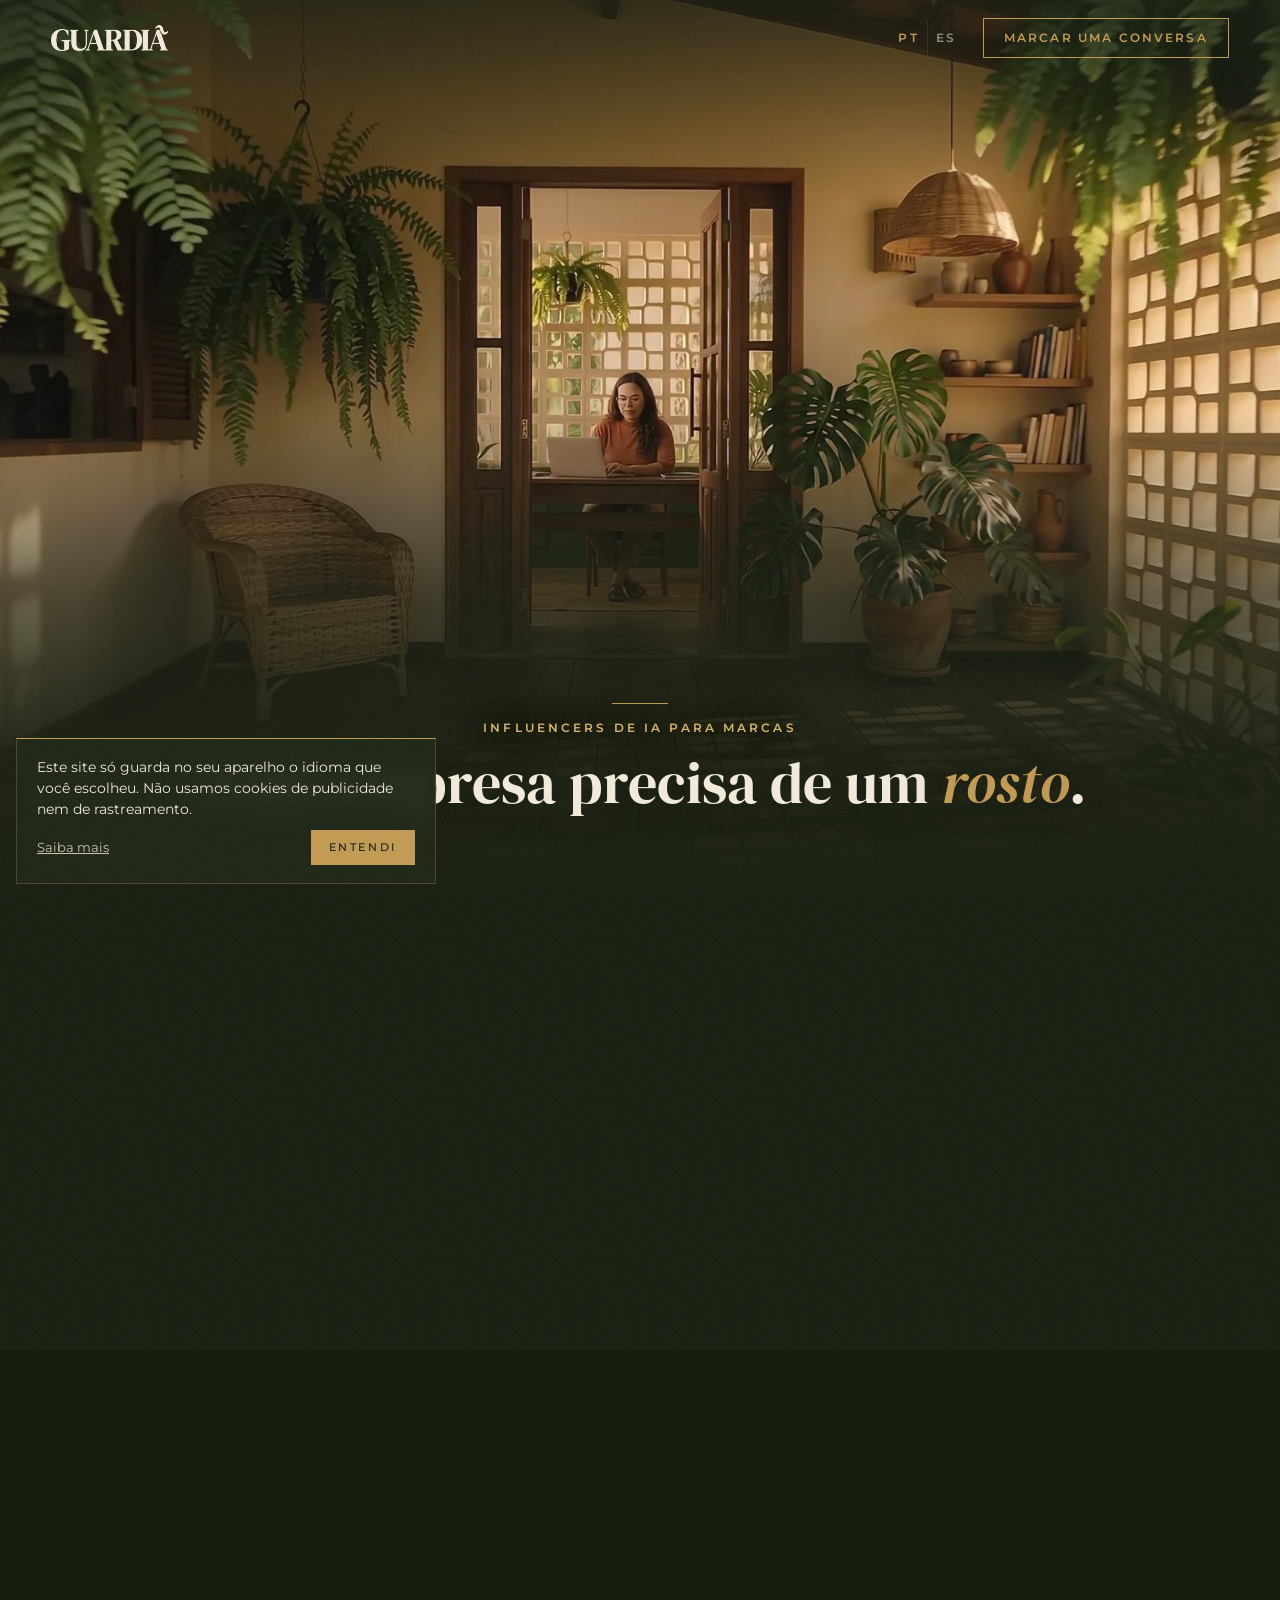
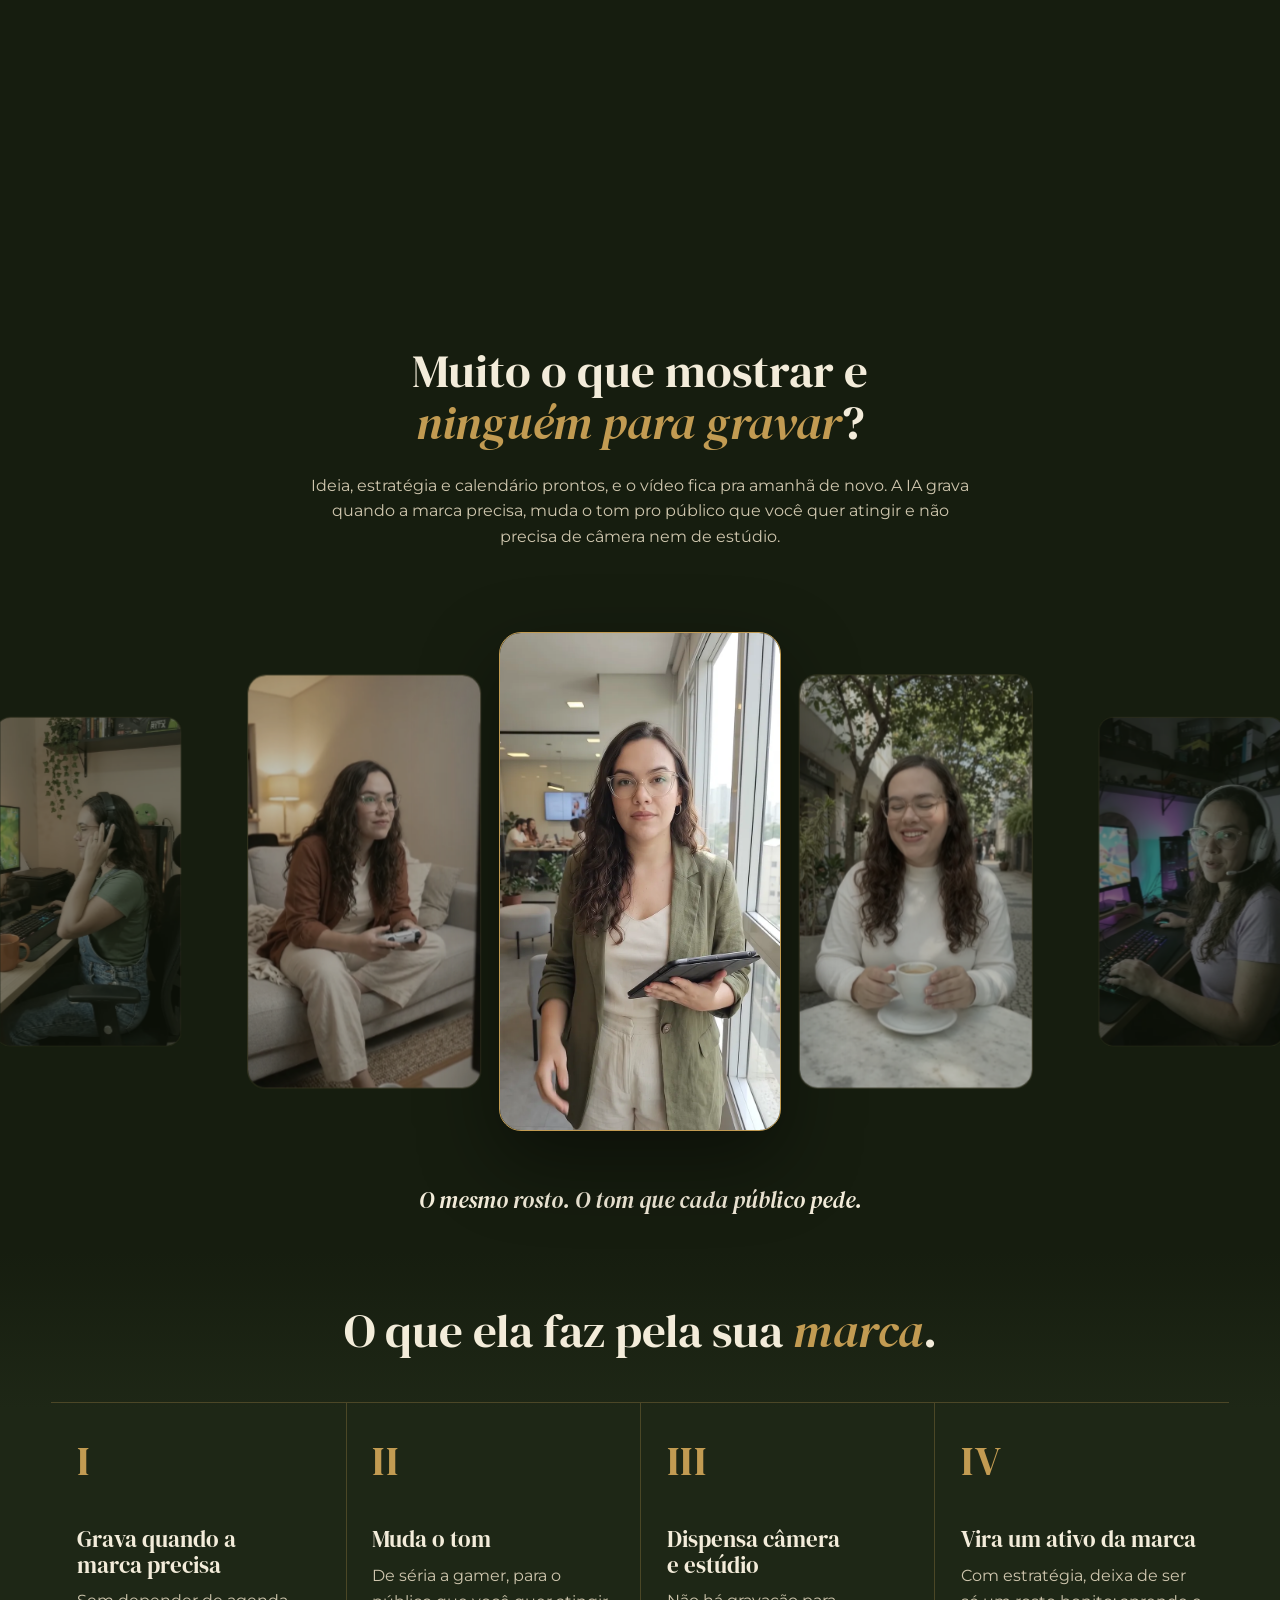
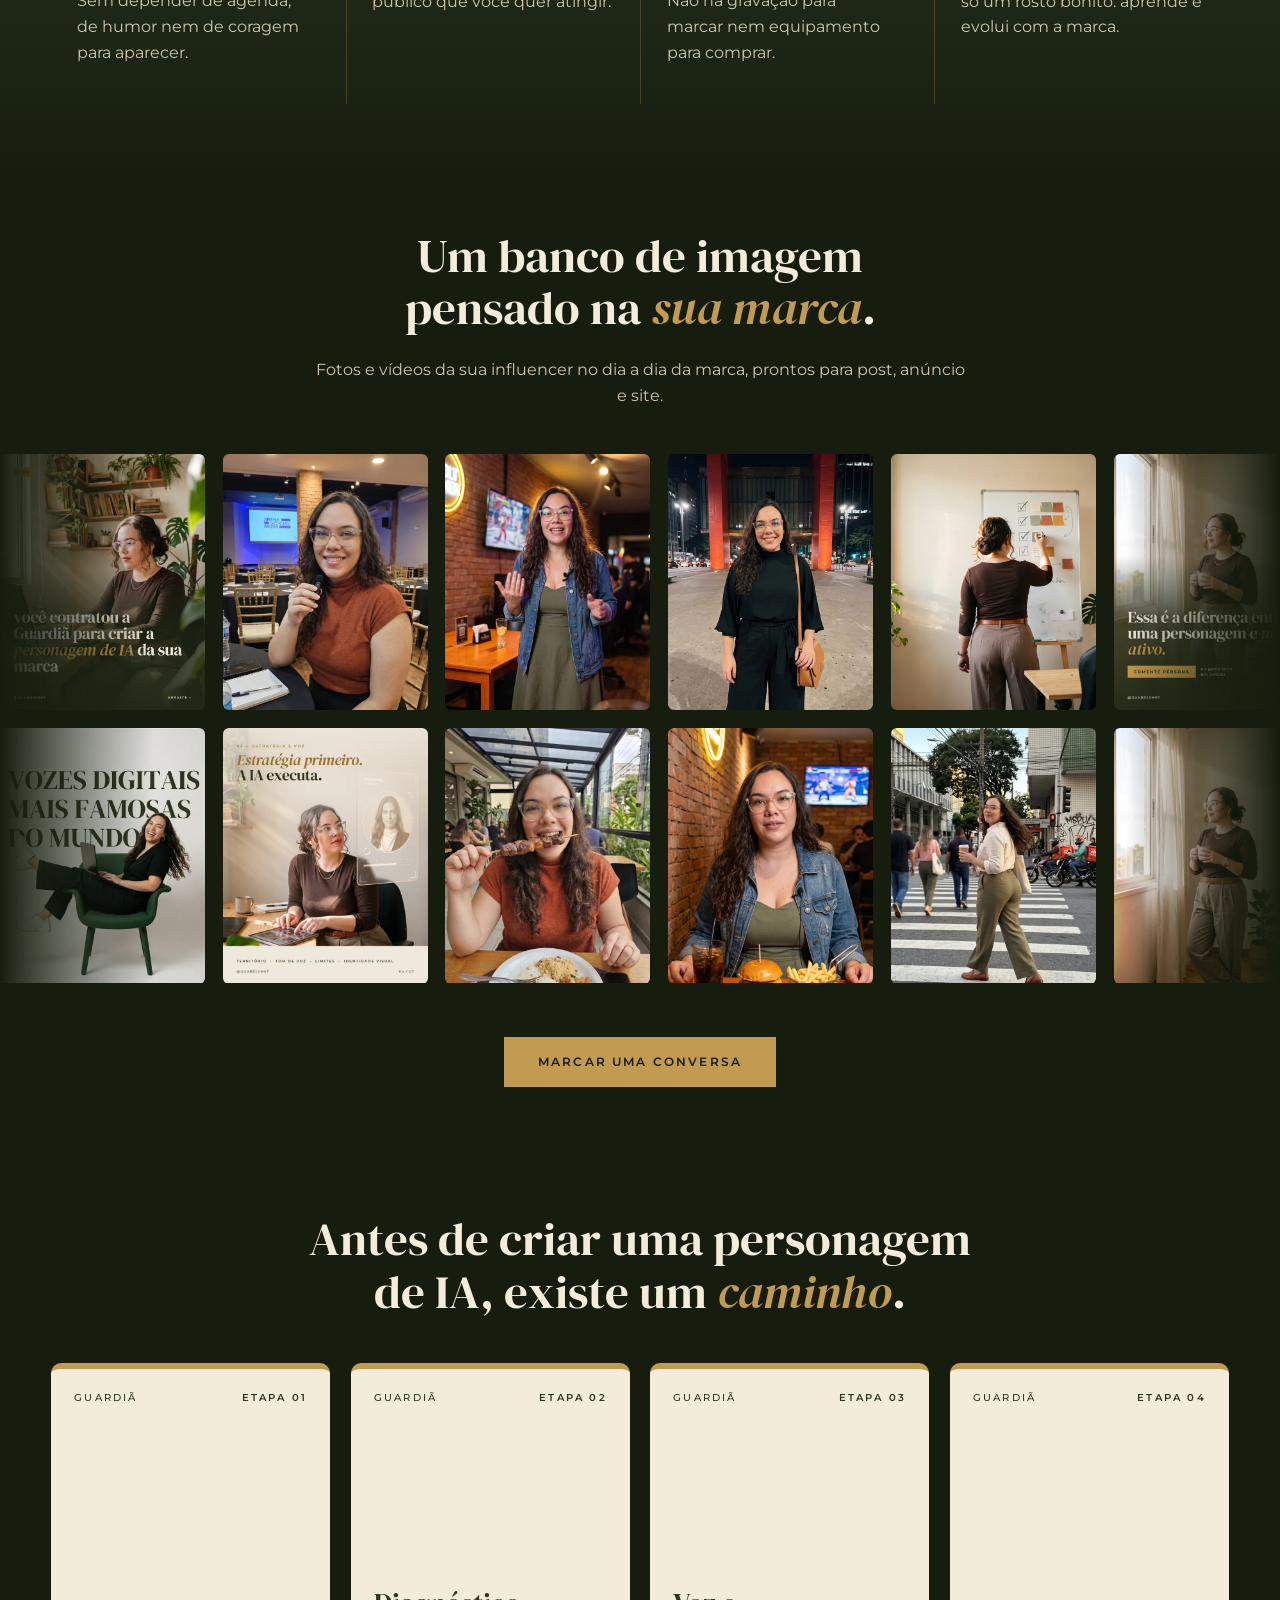
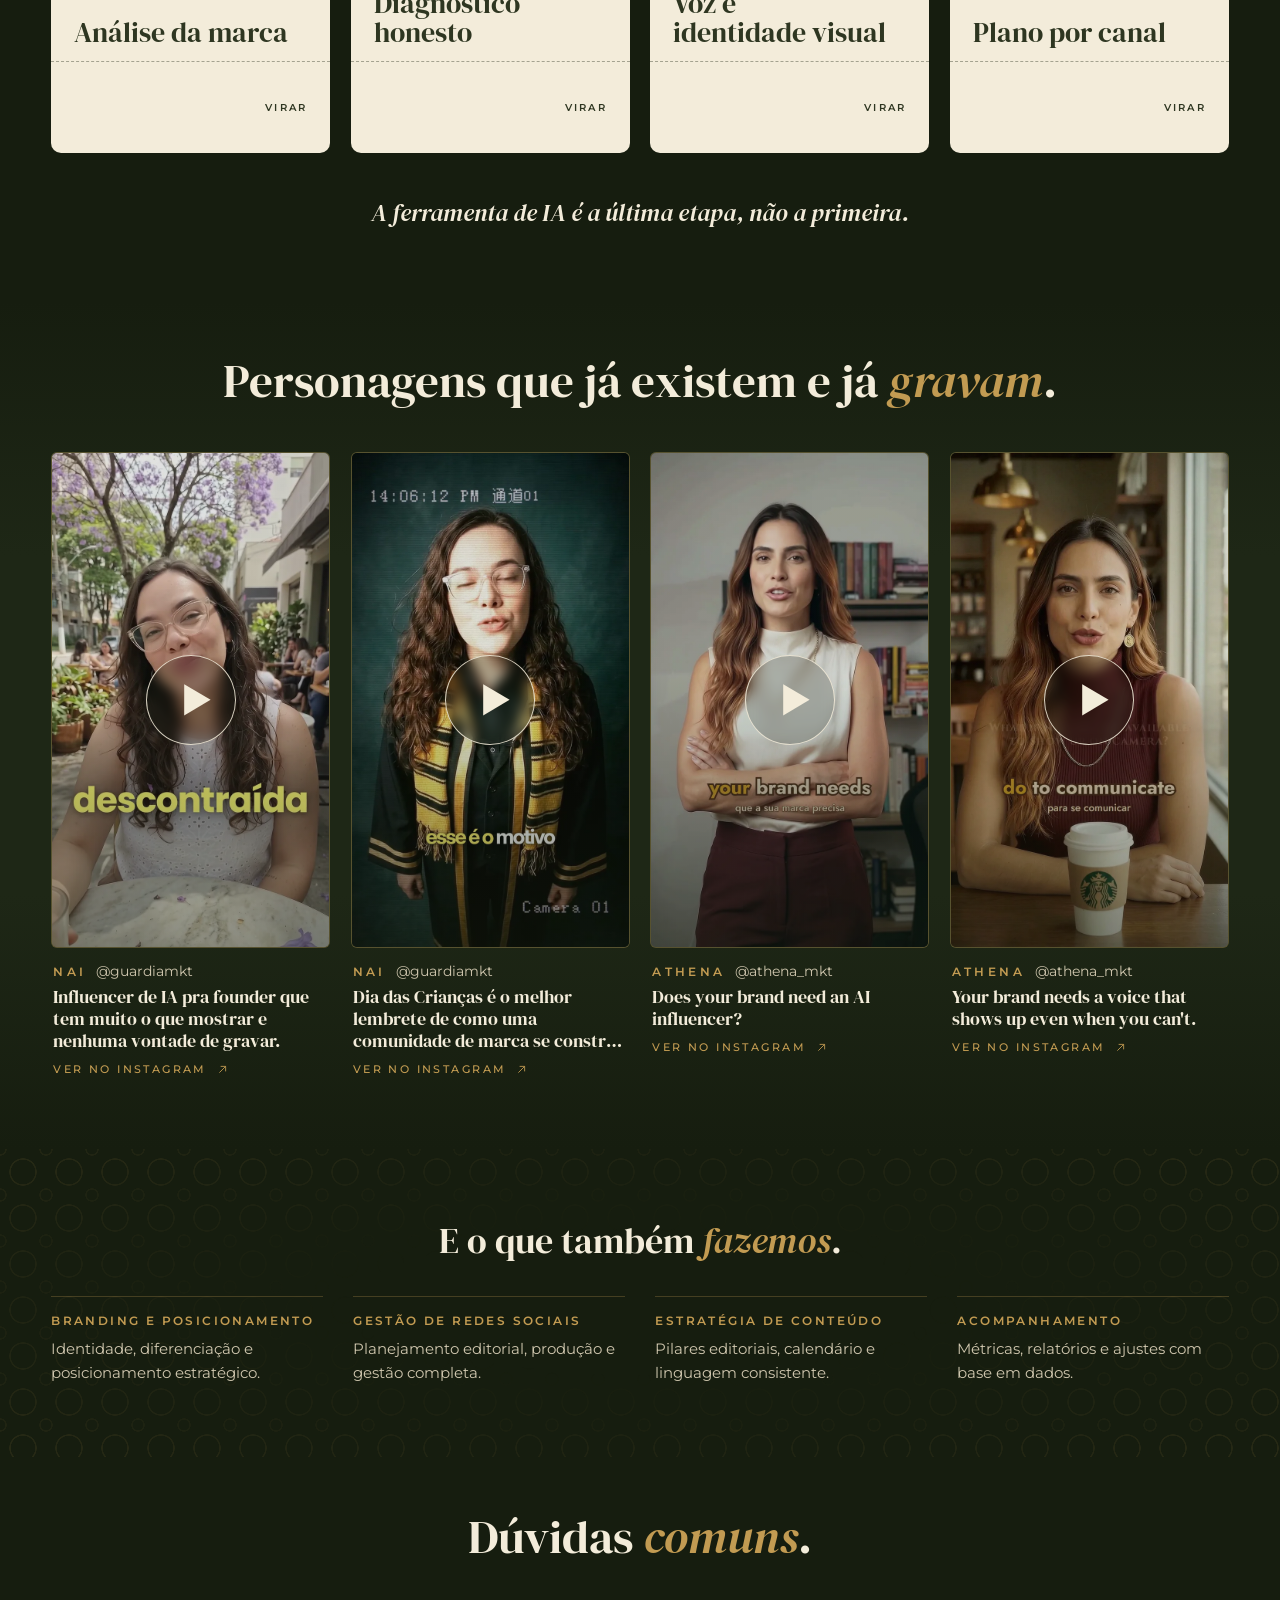
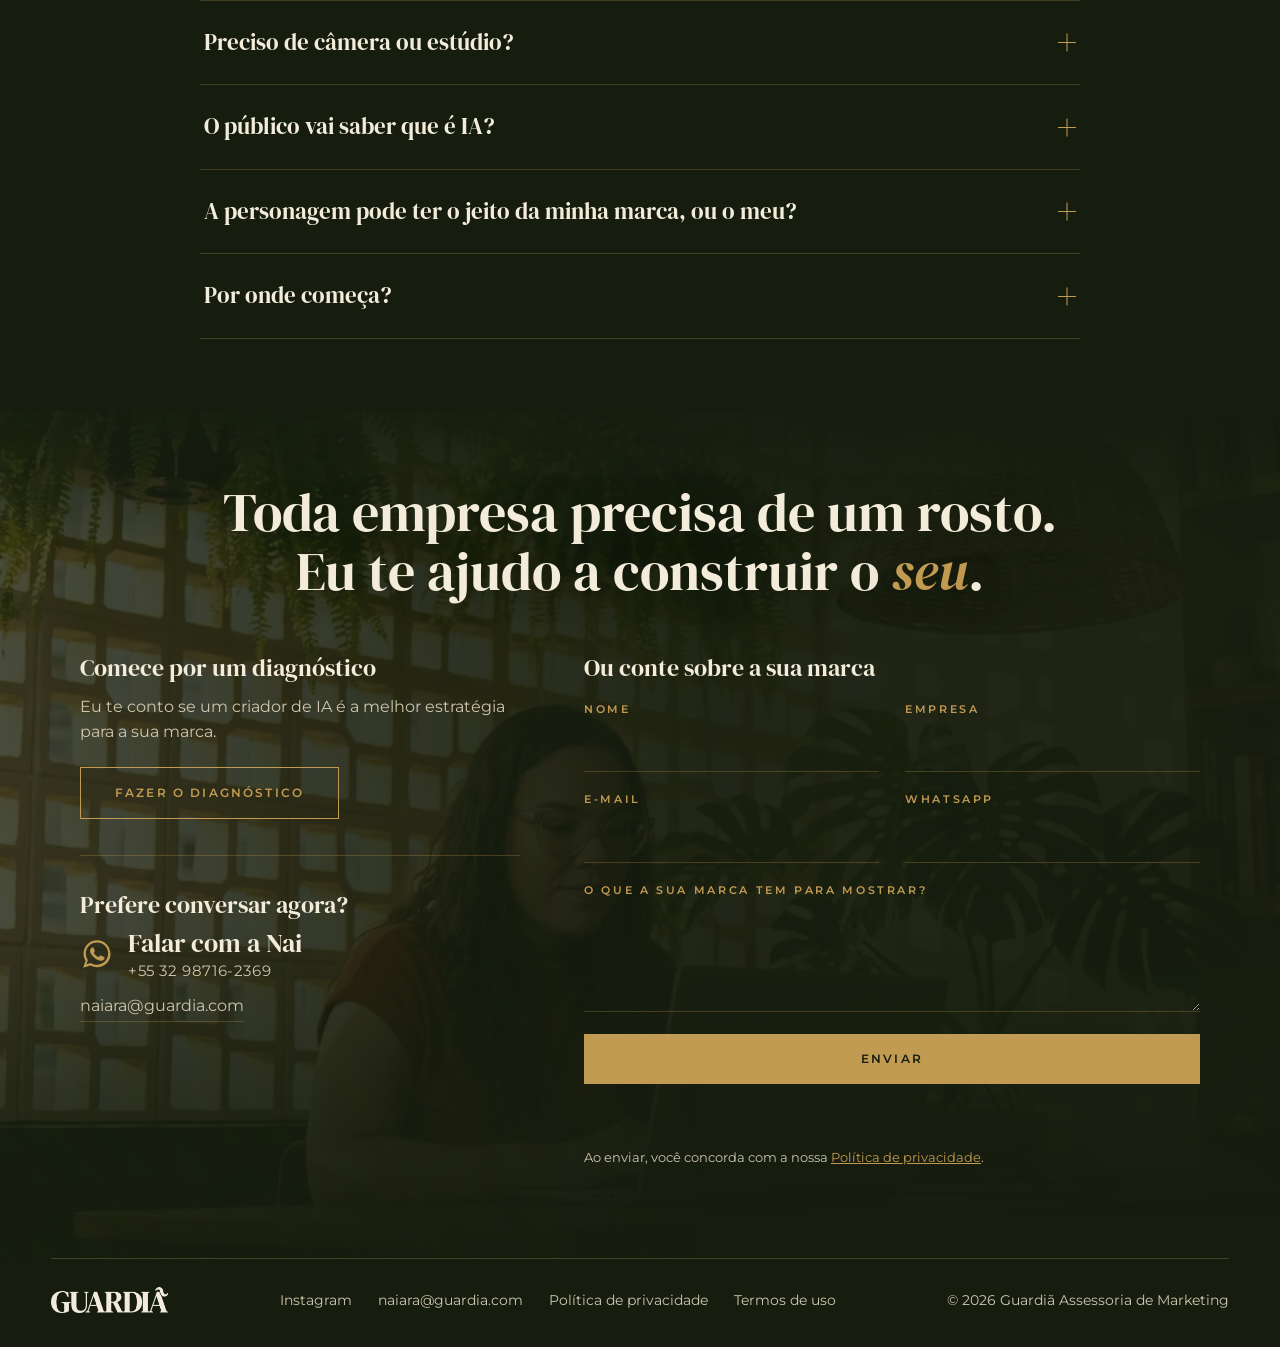
<file: index.html>
<!doctype html>
<html lang="pt-BR">
<head>
  <meta charset="utf-8">
  <meta name="viewport" content="width=device-width, initial-scale=1">
  <title>Guardiã · Influencers de IA que são o rosto das empresas</title>
  <meta name="description" content="A Guardiã cria influencers de IA que viram o rosto da sua marca, com estratégia antes da ferramenta.">
  <link rel="canonical" href="https://www.guardia.com/">
  <meta property="og:type" content="website">
  <meta property="og:title" content="Guardiã · Influencers de IA que são o rosto das empresas">
  <meta property="og:description" content="A Guardiã cria influencers de IA que viram o rosto da sua marca, com estratégia antes da ferramenta.">
  <meta property="og:image" content="https://www.guardia.com/assets/compartilhar.jpg">
  <meta name="twitter:card" content="summary_large_image">
  <meta name="theme-color" content="#161D0F">
  <link rel="icon" href="favicon.ico" sizes="48x48">
  <link rel="icon" href="favicon.png" type="image/png">
  <link rel="apple-touch-icon" href="apple-touch-icon.png">
  <link rel="preconnect" href="https://fonts.googleapis.com">
  <link rel="preconnect" href="https://fonts.gstatic.com" crossorigin>
  <link href="https://fonts.googleapis.com/css2?family=DM+Serif+Display:ital@0;1&family=Montserrat:wght@300;400;500;600&display=swap" rel="stylesheet">
  <link rel="stylesheet" href="estilo.css?v=1794917810">
</head>
<body class="carregando" data-titulo="titulo_pagina">

<div class="carga" role="status" aria-live="polite">
  <img src="assets/icone.webp" alt="" width="104" height="80">
  <span data-i18n="carga">Abrindo a casa</span>
  <i></i>
</div>

<header class="topo">
  <a href="#inicio" class="marca" aria-label="Guardiã"><img src="assets/logo.webp" alt="Guardiã" class="marca-logo" width="135" height="30"></a>
  <nav class="menu" aria-label="Menu">
    <div class="idioma" role="group" aria-label="Idioma"><button type="button" data-idioma="pt" aria-pressed="true">PT</button><button type="button" data-idioma="es" aria-pressed="false">ES</button></div>
    <a href="#contato" class="menu-cta" data-i18n="cta">Marcar uma conversa</a>
  </nav>
</header>

<main>

  <!-- BLOCO 1 · ABERTURA: a câmera entra pela varanda e chega à mesa da Nai com a rolagem -->
  <section id="inicio" class="cine">
    <div class="cine-palco">
      <canvas class="cine-canvas" role="img" aria-label="Varanda de uma casa brasileira com cobogó e samambaias; a câmera atravessa a porta e chega à mesa onde a Nai trabalha no notebook." data-i18n-aria="alt_abertura"></canvas>
      <div class="cine-vinheta"></div>

      <div class="momento" data-de="0" data-ate="0.3">
        <div class="painel painel--vidro">
          <span class="rotulo" data-i18n="a_rotulo">Influencers de IA para marcas</span>
          <h1 class="titulo-abertura" data-i18n="a_titulo">Toda empresa precisa de um <em>rosto</em>.</h1>
        </div>
      </div>
      <div class="momento" data-de="0.38" data-ate="0.64">
        <div class="painel painel--vidro">
          <p class="destaque" data-i18n="a_apoio">Eu crio influencers digitais que são o rosto das empresas.</p>
        </div>
      </div>
      <div class="momento" data-de="0.76" data-ate="1">
        <div class="painel painel--vidro">
          <p class="destaque" data-i18n="a3">Prazer, eu sou a <em>Nai</em>.</p>
          <a href="#contato" class="botao" data-i18n="cta">Marcar uma conversa</a>
        </div>
      </div>

      <div class="cine-dica" aria-hidden="true"><span></span><b data-i18n="role">role</b></div>
    </div>
  </section>

  <!-- BLOCO 2 · A DOR + CARROSSEL DOS TONS -->
  <section id="destinos" class="destinos">
    <div class="dor revelar">
      <h2 data-i18n="d_titulo">Muito o que mostrar e <em>nenhuma vontade</em> de gravar.</h2>
      <p data-i18n="d_apoio"></p>
    </div>
    <div class="carrossel revelar" role="region" aria-roledescription="carrossel" aria-label="A Nai em vários tons" data-i18n-aria="c_regiao">
      <div class="trilho" tabindex="0">
        <figure class="destino" data-nome="seria">
          <video muted loop playsinline preload="none" poster="assets/tons/seria-2.webp" src="assets/tons/seria-2.mp4" aria-label="Nai num escritório claro, de blazer verde, segurando um tablet"></video>
        </figure>
        <figure class="destino" data-nome="rua">
          <video muted loop playsinline preload="none" poster="assets/tons/rua.webp" src="assets/tons/rua.mp4" aria-label="Nai tomando café numa mesa de calçada, de blusa branca"></video>
        </figure>
        <figure class="destino" data-nome="gamer">
          <video muted loop playsinline preload="none" poster="assets/tons/gamer.webp" src="assets/tons/gamer.mp4" aria-label="Nai de fone branco, falando para a câmera no setup gamer"></video>
        </figure>
        <figure class="destino" data-nome="paleta">
          <video muted loop playsinline preload="none" poster="assets/tons/paleta.webp" src="assets/tons/paleta.mp4" aria-label="Nai num estúdio, olhando uma amostra de cor contra a luz"></video>
        </figure>
        <figure class="destino" data-nome="risada">
          <video muted loop playsinline preload="none" poster="assets/tons/risada-2.webp" src="assets/tons/risada-2.mp4" aria-label="Nai rindo numa mesa ao ar livre, sob árvores floridas"></video>
        </figure>
        <figure class="destino" data-nome="cafe">
          <video muted loop playsinline preload="none" poster="assets/tons/cafe.webp" src="assets/tons/cafe.mp4" aria-label="Nai tomando café da manhã perto da janela"></video>
        </figure>
        <figure class="destino" data-nome="palco">
          <video muted loop playsinline preload="none" poster="assets/tons/palco.webp" src="assets/tons/palco.mp4" aria-label="Nai num palco, falando ao microfone"></video>
        </figure>
        <figure class="destino" data-nome="setup">
          <video muted loop playsinline preload="none" poster="assets/tons/setup.webp" src="assets/tons/setup.mp4" aria-label="Nai de fone, jogando no computador"></video>
        </figure>
        <figure class="destino" data-nome="jogo">
          <video muted loop playsinline preload="none" poster="assets/tons/jogo-2.webp" src="assets/tons/jogo-2.mp4" aria-label="Nai no sofá com um controle de videogame"></video>
        </figure>
      </div>
      <p class="carrossel-nota" data-i18n="c_nota">O mesmo rosto. O tom que cada público pede.</p>
    </div>
  </section>

  <!-- BLOCO 3 · O QUE A INFLUENCER FAZ PELA MARCA -->
  <section id="papeis" class="papeis">
    <div class="papeis-topo revelar"><h2 data-i18n="r_titulo">O que ela faz pela sua <em>marca</em>.</h2></div>
    <ol class="papeis-lista">
      <li class="papel revelar"><span class="papel-n" aria-hidden="true">I</span><h3 data-i18n="r1_t"></h3><p data-i18n="r1_p"></p></li>
      <li class="papel revelar"><span class="papel-n" aria-hidden="true">II</span><h3 data-i18n="r2_t"></h3><p data-i18n="r2_p"></p></li>
      <li class="papel revelar"><span class="papel-n" aria-hidden="true">III</span><h3 data-i18n="r3_t"></h3><p data-i18n="r3_p"></p></li>
      <li class="papel revelar"><span class="papel-n" aria-hidden="true">IV</span><h3 data-i18n="r4_t"></h3><p data-i18n="r4_p"></p></li>
    </ol>
  </section>

  <!-- BLOCO 4 · BANCO DE IMAGEM -->
  <section id="banco" class="banco">
    <div class="banco-topo revelar">
      <h2 data-i18n="b_titulo">Um banco de imagem pensado na <em>sua marca</em>.</h2>
      <p data-i18n="b_apoio"></p>
    </div>
    <div class="esteiras" aria-hidden="true">
      <div class="esteira"><div class="esteira-faixa"><figure class="peca"><img src="assets/banco/c1.webp" alt="Post do carrossel: você contratou a Guardiã para criar a personagem de IA da sua marca" width="640" height="800" decoding="async" draggable="false"></figure><figure class="peca"><img src="assets/banco/evento.webp" alt="Nai num evento, segurando um microfone de lapela" width="640" height="800" decoding="async" draggable="false"></figure><figure class="peca"><img src="assets/banco/bar.webp" alt="Nai num bar, de jaqueta jeans, conversando" width="640" height="800" decoding="async" draggable="false"></figure><figure class="peca"><img src="assets/banco/masp.webp" alt="Nai à noite em frente ao MASP, na Avenida Paulista" width="640" height="800" decoding="async" draggable="false"></figure><figure class="peca"><img src="assets/banco/quadro.webp" alt="Nai de costas, organizando um quadro de planejamento" width="640" height="800" decoding="async" draggable="false"></figure><figure class="peca"><img src="assets/banco/c7.webp" alt="Post do carrossel: essa é a diferença entre uma personagem e um ativo" width="640" height="800" decoding="async" draggable="false"></figure><figure class="peca"><img src="assets/banco/gelado.webp" alt="Nai tomando um café gelado numa cafeteria" width="640" height="800" decoding="async" draggable="false"></figure><figure class="peca"><img src="assets/banco/caes.webp" alt="Nai sentada na grama com dois cachorros" width="640" height="800" decoding="async" draggable="false"></figure><figure class="peca"><img src="assets/banco/dormindo.webp" alt="Nai deitada, com máscara de dormir" width="640" height="800" decoding="async" draggable="false"></figure><figure class="peca"><img src="assets/banco/mesa.webp" alt="Nai trabalhando no notebook, perto da janela" width="640" height="800" decoding="async" draggable="false"></figure><figure class="peca"><img src="assets/banco/c1.webp" alt="Post do carrossel: você contratou a Guardiã para criar a personagem de IA da sua marca" width="640" height="800" decoding="async" draggable="false"></figure><figure class="peca"><img src="assets/banco/evento.webp" alt="Nai num evento, segurando um microfone de lapela" width="640" height="800" decoding="async" draggable="false"></figure><figure class="peca"><img src="assets/banco/bar.webp" alt="Nai num bar, de jaqueta jeans, conversando" width="640" height="800" decoding="async" draggable="false"></figure><figure class="peca"><img src="assets/banco/masp.webp" alt="Nai à noite em frente ao MASP, na Avenida Paulista" width="640" height="800" decoding="async" draggable="false"></figure><figure class="peca"><img src="assets/banco/quadro.webp" alt="Nai de costas, organizando um quadro de planejamento" width="640" height="800" decoding="async" draggable="false"></figure><figure class="peca"><img src="assets/banco/c7.webp" alt="Post do carrossel: essa é a diferença entre uma personagem e um ativo" width="640" height="800" decoding="async" draggable="false"></figure><figure class="peca"><img src="assets/banco/gelado.webp" alt="Nai tomando um café gelado numa cafeteria" width="640" height="800" decoding="async" draggable="false"></figure><figure class="peca"><img src="assets/banco/caes.webp" alt="Nai sentada na grama com dois cachorros" width="640" height="800" decoding="async" draggable="false"></figure><figure class="peca"><img src="assets/banco/dormindo.webp" alt="Nai deitada, com máscara de dormir" width="640" height="800" decoding="async" draggable="false"></figure><figure class="peca"><img src="assets/banco/mesa.webp" alt="Nai trabalhando no notebook, perto da janela" width="640" height="800" decoding="async" draggable="false"></figure><figure class="peca"><img src="assets/banco/c1.webp" alt="Post do carrossel: você contratou a Guardiã para criar a personagem de IA da sua marca" width="640" height="800" decoding="async" draggable="false"></figure><figure class="peca"><img src="assets/banco/evento.webp" alt="Nai num evento, segurando um microfone de lapela" width="640" height="800" decoding="async" draggable="false"></figure><figure class="peca"><img src="assets/banco/bar.webp" alt="Nai num bar, de jaqueta jeans, conversando" width="640" height="800" decoding="async" draggable="false"></figure><figure class="peca"><img src="assets/banco/masp.webp" alt="Nai à noite em frente ao MASP, na Avenida Paulista" width="640" height="800" decoding="async" draggable="false"></figure><figure class="peca"><img src="assets/banco/quadro.webp" alt="Nai de costas, organizando um quadro de planejamento" width="640" height="800" decoding="async" draggable="false"></figure><figure class="peca"><img src="assets/banco/c7.webp" alt="Post do carrossel: essa é a diferença entre uma personagem e um ativo" width="640" height="800" decoding="async" draggable="false"></figure><figure class="peca"><img src="assets/banco/gelado.webp" alt="Nai tomando um café gelado numa cafeteria" width="640" height="800" decoding="async" draggable="false"></figure><figure class="peca"><img src="assets/banco/caes.webp" alt="Nai sentada na grama com dois cachorros" width="640" height="800" decoding="async" draggable="false"></figure><figure class="peca"><img src="assets/banco/dormindo.webp" alt="Nai deitada, com máscara de dormir" width="640" height="800" decoding="async" draggable="false"></figure><figure class="peca"><img src="assets/banco/mesa.webp" alt="Nai trabalhando no notebook, perto da janela" width="640" height="800" decoding="async" draggable="false"></figure><figure class="peca"><img src="assets/banco/c1.webp" alt="Post do carrossel: você contratou a Guardiã para criar a personagem de IA da sua marca" width="640" height="800" decoding="async" draggable="false"></figure><figure class="peca"><img src="assets/banco/evento.webp" alt="Nai num evento, segurando um microfone de lapela" width="640" height="800" decoding="async" draggable="false"></figure><figure class="peca"><img src="assets/banco/bar.webp" alt="Nai num bar, de jaqueta jeans, conversando" width="640" height="800" decoding="async" draggable="false"></figure><figure class="peca"><img src="assets/banco/masp.webp" alt="Nai à noite em frente ao MASP, na Avenida Paulista" width="640" height="800" decoding="async" draggable="false"></figure><figure class="peca"><img src="assets/banco/quadro.webp" alt="Nai de costas, organizando um quadro de planejamento" width="640" height="800" decoding="async" draggable="false"></figure><figure class="peca"><img src="assets/banco/c7.webp" alt="Post do carrossel: essa é a diferença entre uma personagem e um ativo" width="640" height="800" decoding="async" draggable="false"></figure><figure class="peca"><img src="assets/banco/gelado.webp" alt="Nai tomando um café gelado numa cafeteria" width="640" height="800" decoding="async" draggable="false"></figure><figure class="peca"><img src="assets/banco/caes.webp" alt="Nai sentada na grama com dois cachorros" width="640" height="800" decoding="async" draggable="false"></figure><figure class="peca"><img src="assets/banco/dormindo.webp" alt="Nai deitada, com máscara de dormir" width="640" height="800" decoding="async" draggable="false"></figure><figure class="peca"><img src="assets/banco/mesa.webp" alt="Nai trabalhando no notebook, perto da janela" width="640" height="800" decoding="async" draggable="false"></figure></div></div>
      <div class="esteira esteira--volta"><div class="esteira-faixa"><figure class="peca"><img src="assets/banco/vozes.webp" alt="Post: vozes digitais mais famosas do mundo, com a Nai numa poltrona verde" width="640" height="800" decoding="async" draggable="false"></figure><figure class="peca"><img src="assets/banco/c4.webp" alt="Post do carrossel: estratégia primeiro, a IA executa" width="640" height="800" decoding="async" draggable="false"></figure><figure class="peca"><img src="assets/banco/espeto.webp" alt="Nai mordendo um espetinho de carne num restaurante" width="640" height="800" decoding="async" draggable="false"></figure><figure class="peca"><img src="assets/banco/lanche.webp" alt="Nai sorrindo à mesa, com hambúrguer e batata" width="640" height="800" decoding="async" draggable="false"></figure><figure class="peca"><img src="assets/banco/faixa.webp" alt="Nai atravessando a faixa com um café na mão" width="640" height="800" decoding="async" draggable="false"></figure><figure class="peca"><img src="assets/banco/janela.webp" alt="Nai com uma xícara, perto da janela" width="640" height="800" decoding="async" draggable="false"></figure><figure class="peca"><img src="assets/banco/c5.webp" alt="Post do carrossel: Instagram e LinkedIn não são a mesma conversa" width="640" height="800" decoding="async" draggable="false"></figure><figure class="peca"><img src="assets/banco/pc.webp" alt="Nai de costas, jogando no computador" width="640" height="800" decoding="async" draggable="false"></figure><figure class="peca"><img src="assets/banco/vozes.webp" alt="Post: vozes digitais mais famosas do mundo, com a Nai numa poltrona verde" width="640" height="800" decoding="async" draggable="false"></figure><figure class="peca"><img src="assets/banco/c4.webp" alt="Post do carrossel: estratégia primeiro, a IA executa" width="640" height="800" decoding="async" draggable="false"></figure><figure class="peca"><img src="assets/banco/espeto.webp" alt="Nai mordendo um espetinho de carne num restaurante" width="640" height="800" decoding="async" draggable="false"></figure><figure class="peca"><img src="assets/banco/lanche.webp" alt="Nai sorrindo à mesa, com hambúrguer e batata" width="640" height="800" decoding="async" draggable="false"></figure><figure class="peca"><img src="assets/banco/faixa.webp" alt="Nai atravessando a faixa com um café na mão" width="640" height="800" decoding="async" draggable="false"></figure><figure class="peca"><img src="assets/banco/janela.webp" alt="Nai com uma xícara, perto da janela" width="640" height="800" decoding="async" draggable="false"></figure><figure class="peca"><img src="assets/banco/c5.webp" alt="Post do carrossel: Instagram e LinkedIn não são a mesma conversa" width="640" height="800" decoding="async" draggable="false"></figure><figure class="peca"><img src="assets/banco/pc.webp" alt="Nai de costas, jogando no computador" width="640" height="800" decoding="async" draggable="false"></figure><figure class="peca"><img src="assets/banco/vozes.webp" alt="Post: vozes digitais mais famosas do mundo, com a Nai numa poltrona verde" width="640" height="800" decoding="async" draggable="false"></figure><figure class="peca"><img src="assets/banco/c4.webp" alt="Post do carrossel: estratégia primeiro, a IA executa" width="640" height="800" decoding="async" draggable="false"></figure><figure class="peca"><img src="assets/banco/espeto.webp" alt="Nai mordendo um espetinho de carne num restaurante" width="640" height="800" decoding="async" draggable="false"></figure><figure class="peca"><img src="assets/banco/lanche.webp" alt="Nai sorrindo à mesa, com hambúrguer e batata" width="640" height="800" decoding="async" draggable="false"></figure><figure class="peca"><img src="assets/banco/faixa.webp" alt="Nai atravessando a faixa com um café na mão" width="640" height="800" decoding="async" draggable="false"></figure><figure class="peca"><img src="assets/banco/janela.webp" alt="Nai com uma xícara, perto da janela" width="640" height="800" decoding="async" draggable="false"></figure><figure class="peca"><img src="assets/banco/c5.webp" alt="Post do carrossel: Instagram e LinkedIn não são a mesma conversa" width="640" height="800" decoding="async" draggable="false"></figure><figure class="peca"><img src="assets/banco/pc.webp" alt="Nai de costas, jogando no computador" width="640" height="800" decoding="async" draggable="false"></figure><figure class="peca"><img src="assets/banco/vozes.webp" alt="Post: vozes digitais mais famosas do mundo, com a Nai numa poltrona verde" width="640" height="800" decoding="async" draggable="false"></figure><figure class="peca"><img src="assets/banco/c4.webp" alt="Post do carrossel: estratégia primeiro, a IA executa" width="640" height="800" decoding="async" draggable="false"></figure><figure class="peca"><img src="assets/banco/espeto.webp" alt="Nai mordendo um espetinho de carne num restaurante" width="640" height="800" decoding="async" draggable="false"></figure><figure class="peca"><img src="assets/banco/lanche.webp" alt="Nai sorrindo à mesa, com hambúrguer e batata" width="640" height="800" decoding="async" draggable="false"></figure><figure class="peca"><img src="assets/banco/faixa.webp" alt="Nai atravessando a faixa com um café na mão" width="640" height="800" decoding="async" draggable="false"></figure><figure class="peca"><img src="assets/banco/janela.webp" alt="Nai com uma xícara, perto da janela" width="640" height="800" decoding="async" draggable="false"></figure><figure class="peca"><img src="assets/banco/c5.webp" alt="Post do carrossel: Instagram e LinkedIn não são a mesma conversa" width="640" height="800" decoding="async" draggable="false"></figure><figure class="peca"><img src="assets/banco/pc.webp" alt="Nai de costas, jogando no computador" width="640" height="800" decoding="async" draggable="false"></figure></div></div>
    </div>
    <p class="banco-cta revelar"><a href="#contato" class="botao" data-i18n="cta">Marcar uma conversa</a></p>
  </section>

  <!-- BLOCO 5 · O CAMINHO -->
  <section id="metodo" class="metodo">
    <div class="metodo-topo revelar">
      <h2 data-i18n="m_titulo">Antes de criar uma personagem de IA, existe um <em>caminho</em>.</h2>
    </div>
    <ol class="bilhetes">
      <li class="bilhete revelar">
        <button type="button" class="bilhete-giro" aria-pressed="false">
          <span class="bilhete-face bilhete-frente">
            <span class="bilhete-topo"><b>Guardiã</b><i><span data-i18n="m_etapa">Etapa</span> 01</i></span>
            <span class="bilhete-titulo" data-i18n="m1_t"></span>
            <span class="bilhete-canhoto"><em data-i18n="m_virar">Virar</em></span>
          </span>
          <span class="bilhete-face bilhete-verso">
            <span class="bilhete-topo"><b data-i18n="m1_t"></b><i>01</i></span>
            <span class="bilhete-texto" data-i18n="m1_p"></span>
          </span>
        </button>
      </li>
      <li class="bilhete revelar">
        <button type="button" class="bilhete-giro" aria-pressed="false">
          <span class="bilhete-face bilhete-frente">
            <span class="bilhete-topo"><b>Guardiã</b><i><span data-i18n="m_etapa">Etapa</span> 02</i></span>
            <span class="bilhete-titulo" data-i18n="m2_t"></span>
            <span class="bilhete-canhoto"><em data-i18n="m_virar">Virar</em></span>
          </span>
          <span class="bilhete-face bilhete-verso">
            <span class="bilhete-topo"><b data-i18n="m2_t"></b><i>02</i></span>
            <span class="bilhete-texto" data-i18n="m2_p"></span>
          </span>
        </button>
      </li>
      <li class="bilhete revelar">
        <button type="button" class="bilhete-giro" aria-pressed="false">
          <span class="bilhete-face bilhete-frente">
            <span class="bilhete-topo"><b>Guardiã</b><i><span data-i18n="m_etapa">Etapa</span> 03</i></span>
            <span class="bilhete-titulo" data-i18n="m3_t"></span>
            <span class="bilhete-canhoto"><em data-i18n="m_virar">Virar</em></span>
          </span>
          <span class="bilhete-face bilhete-verso">
            <span class="bilhete-topo"><b data-i18n="m3_t"></b><i>03</i></span>
            <span class="bilhete-texto" data-i18n="m3_p"></span>
          </span>
        </button>
      </li>
      <li class="bilhete revelar">
        <button type="button" class="bilhete-giro" aria-pressed="false">
          <span class="bilhete-face bilhete-frente">
            <span class="bilhete-topo"><b>Guardiã</b><i><span data-i18n="m_etapa">Etapa</span> 04</i></span>
            <span class="bilhete-titulo" data-i18n="m4_t"></span>
            <span class="bilhete-canhoto"><em data-i18n="m_virar">Virar</em></span>
          </span>
          <span class="bilhete-face bilhete-verso">
            <span class="bilhete-topo"><b data-i18n="m4_t"></b><i>04</i></span>
            <span class="bilhete-texto" data-i18n="m4_p"></span>
          </span>
        </button>
      </li>
    </ol>
    <p class="metodo-fecho revelar" data-i18n="m_fecho">A ferramenta de IA é a última etapa, não a primeira.</p>
  </section>

  <!-- BLOCO 6 · PROVA -->
  <section id="prova" class="prova">
    <div class="prova-topo revelar">
      <h2 data-i18n="v_titulo">Personagens que já existem e já <em>gravam</em>.</h2>
    </div>
    <div class="reels">
      <figure class="reel revelar">
        <div class="reel-quadro">
          <video preload="none" playsinline poster="assets/prova/nai-gravar.webp" src="assets/prova/nai-gravar.mp4" aria-label="Nai: Influencer de IA pra founder que tem muito o que mostrar e nenhuma vontade de gravar."></video>
          <button type="button" class="reel-play" aria-label="Tocar o vídeo" data-i18n-aria="v_tocar"><svg viewBox="0 0 24 24" aria-hidden="true"><path d="M8 5.5v13l11-6.5z" fill="currentColor"/></svg></button>
        </div>
        <figcaption>
          <span class="reel-quem"><b>Nai</b><i>@guardiamkt</i></span>
          <q lang="pt-BR">Influencer de IA pra founder que tem muito o que mostrar e nenhuma vontade de gravar.</q>
          <a class="reel-link" href="https://www.instagram.com/p/DfabBYwBLl5/" target="_blank" rel="noopener"><span data-i18n="v_ver">Ver no Instagram</span><svg viewBox="0 0 24 24" aria-hidden="true"><path d="M7 17 17 7M9 7h8v8" fill="none" stroke="currentColor" stroke-width="1.4"/></svg></a>
        </figcaption>
      </figure>
      <figure class="reel revelar">
        <div class="reel-quadro">
          <video preload="none" playsinline poster="assets/prova/nai-criancas.webp" src="assets/prova/nai-criancas.mp4" aria-label="Nai: Dia das Crianças é o melhor lembrete de como uma comunidade de marca se constrói: com pertencimento."></video>
          <button type="button" class="reel-play" aria-label="Tocar o vídeo" data-i18n-aria="v_tocar"><svg viewBox="0 0 24 24" aria-hidden="true"><path d="M8 5.5v13l11-6.5z" fill="currentColor"/></svg></button>
        </div>
        <figcaption>
          <span class="reel-quem"><b>Nai</b><i>@guardiamkt</i></span>
          <q lang="pt-BR">Dia das Crianças é o melhor lembrete de como uma comunidade de marca se constrói: com pertencimento.</q>
          <a class="reel-link" href="https://www.instagram.com/p/Decx3uryFQn/" target="_blank" rel="noopener"><span data-i18n="v_ver">Ver no Instagram</span><svg viewBox="0 0 24 24" aria-hidden="true"><path d="M7 17 17 7M9 7h8v8" fill="none" stroke="currentColor" stroke-width="1.4"/></svg></a>
        </figcaption>
      </figure>
      <figure class="reel revelar">
        <div class="reel-quadro">
          <video preload="none" playsinline poster="assets/prova/athena-founder.webp" src="assets/prova/athena-founder.mp4" aria-label="Athena: Does your brand need an AI influencer?"></video>
          <button type="button" class="reel-play" aria-label="Tocar o vídeo" data-i18n-aria="v_tocar"><svg viewBox="0 0 24 24" aria-hidden="true"><path d="M8 5.5v13l11-6.5z" fill="currentColor"/></svg></button>
        </div>
        <figcaption>
          <span class="reel-quem"><b>Athena</b><i>@athena_mkt</i></span>
          <q lang="en">Does your brand need an AI influencer?</q>
          <a class="reel-link" href="https://www.instagram.com/p/DfAGcc7xpMd/" target="_blank" rel="noopener"><span data-i18n="v_ver">Ver no Instagram</span><svg viewBox="0 0 24 24" aria-hidden="true"><path d="M7 17 17 7M9 7h8v8" fill="none" stroke="currentColor" stroke-width="1.4"/></svg></a>
        </figcaption>
      </figure>
      <figure class="reel revelar">
        <div class="reel-quadro">
          <video preload="none" playsinline poster="assets/prova/athena-voz.webp" src="assets/prova/athena-voz.mp4" aria-label="Athena: Your brand needs a voice that shows up even when you can't."></video>
          <button type="button" class="reel-play" aria-label="Tocar o vídeo" data-i18n-aria="v_tocar"><svg viewBox="0 0 24 24" aria-hidden="true"><path d="M8 5.5v13l11-6.5z" fill="currentColor"/></svg></button>
        </div>
        <figcaption>
          <span class="reel-quem"><b>Athena</b><i>@athena_mkt</i></span>
          <q lang="en">Your brand needs a voice that shows up even when you can't.</q>
          <a class="reel-link" href="https://www.instagram.com/p/DehM702x4qY/" target="_blank" rel="noopener"><span data-i18n="v_ver">Ver no Instagram</span><svg viewBox="0 0 24 24" aria-hidden="true"><path d="M7 17 17 7M9 7h8v8" fill="none" stroke="currentColor" stroke-width="1.4"/></svg></a>
        </figcaption>
      </figure>
    </div>
  </section>

  <!-- BLOCO 8 · O RESTO, MENOR: as outras frentes -->
  <section id="frentes" class="agencias frentes">
    <svg class="rota" viewBox="0 0 1200 300" preserveAspectRatio="none" aria-hidden="true"><path d="M-20 250 C 260 40, 560 20, 760 120 S 1100 220, 1230 60" pathLength="1"/></svg>
    <div class="agencias-texto revelar">
      <h2 data-i18n="o_titulo">E o que vem <em>junto</em>.</h2>
      <ul class="frentes-lista">
        <li><b data-i18n="o1_t"></b><span data-i18n="o1_p"></span></li>
        <li><b data-i18n="o2_t"></b><span data-i18n="o2_p"></span></li>
        <li><b data-i18n="o3_t"></b><span data-i18n="o3_p"></span></li>
        <li><b data-i18n="o4_t"></b><span data-i18n="o4_p"></span></li>
      </ul>
    </div>
  </section>

  <!-- BLOCO 9 · DÚVIDAS -->
  <section id="duvidas" class="duvidas">
    <div class="duvidas-topo revelar"><h2 data-i18n="q_titulo">Dúvidas <em>comuns</em>.</h2></div>
    <div class="duvidas-lista revelar">
      <details class="duvida"><summary><span data-i18n="q1_p"></span><i aria-hidden="true"></i></summary><p data-i18n="q1_r"></p></details>
      <details class="duvida"><summary><span data-i18n="q2_p"></span><i aria-hidden="true"></i></summary><p data-i18n="q2_r"></p></details>
      <details class="duvida"><summary><span data-i18n="q3_p"></span><i aria-hidden="true"></i></summary><p data-i18n="q3_r"></p></details>
      <details class="duvida"><summary><span data-i18n="q4_p"></span><i aria-hidden="true"></i></summary><p data-i18n="q4_r"></p></details>
    </div>
  </section>

  <!-- BLOCO 10 · CONTATO -->
  <section id="contato" class="contato">
    <img class="arte contato-fundo" src="assets/img/contato-mesa.webp" alt="" loading="lazy" decoding="async">
    <div class="contato-topo revelar"><h2 data-i18n="c_titulo">Toda empresa precisa de um rosto. Eu te ajudo a construir o <em>seu</em>.</h2></div>
    <div class="contato-grade">
      <div class="contato-lado revelar">
        <h3 data-i18n="c_diag_t">Comece por um diagnóstico</h3>
        <p data-i18n="c_diag_p"></p>
        <a class="botao botao--fio" href="https://diagnostico-guardia.netlify.app/" data-i18n-href="link_diag" target="_blank" rel="noopener" data-i18n="c_diag_b">Fazer o diagnóstico</a>
        <hr>
        <h3 data-i18n="c_zap_t">Prefere conversar agora?</h3>
        <a class="contato-zap" data-whats target="_blank" rel="noopener"><svg viewBox="0 0 32 32" aria-hidden="true"><path fill="currentColor" d="M16 3C9 3 3.3 8.6 3.3 15.6c0 2.4.7 4.7 1.9 6.7L3 29l6.9-2.1c1.9 1 4 1.6 6.1 1.6 7 0 12.7-5.6 12.7-12.6S23 3 16 3Zm0 23.1c-1.9 0-3.8-.5-5.4-1.5l-.4-.2-4.1 1.2 1.3-4-.3-.4a10.4 10.4 0 0 1-1.6-5.6C5.5 9.8 10.2 5.2 16 5.2s10.5 4.6 10.5 10.4S21.8 26.1 16 26.1Zm5.8-7.8c-.3-.2-1.9-.9-2.2-1-.3-.1-.5-.2-.7.2-.2.3-.8 1-1 1.2-.2.2-.4.2-.7.1-.3-.2-1.3-.5-2.5-1.6-.9-.8-1.6-1.8-1.7-2.1-.2-.3 0-.5.1-.6l.5-.6.3-.5c.1-.2 0-.4 0-.6l-1-2.4c-.3-.6-.5-.5-.7-.5h-.6c-.2 0-.6.1-.9.4-.3.3-1.2 1.1-1.2 2.8s1.2 3.2 1.4 3.4c.2.2 2.4 3.6 5.7 5 .8.4 1.4.6 1.9.7.8.3 1.6.2 2.2.1.7-.1 1.9-.8 2.2-1.5.3-.7.3-1.4.2-1.5-.1-.2-.3-.3-.6-.4Z"/></svg><span class="contato-zap-n"><b data-i18n="c_zap_q">Falar com a Nai</b><i data-zap-n></i></span></a>
        <a class="contato-email" data-contato></a>
      </div>
      <form class="form revelar" novalidate>
        <h3 class="campo--inteiro" data-i18n="c_form_t">Ou conte sobre a sua marca</h3>
        <div class="campo"><label for="f-nome" data-i18n="c_nome">Nome</label><input id="f-nome" name="nome" autocomplete="name" required></div>
        <div class="campo"><label for="f-empresa" data-i18n="c_empresa">Empresa</label><input id="f-empresa" name="empresa" autocomplete="organization"></div>
        <div class="campo"><label for="f-email" data-i18n="c_email">E-mail</label><input id="f-email" name="email" type="email" autocomplete="email" required></div>
        <div class="campo"><label for="f-tel">WhatsApp</label><input id="f-tel" name="telefone" type="tel" autocomplete="tel" inputmode="tel" required></div>
        <div class="campo campo--inteiro"><label for="f-msg" data-i18n="c_msg">O que a sua marca tem para mostrar?</label><textarea id="f-msg" name="mensagem" rows="3"></textarea></div>
        <input type="text" name="_honey" class="pote" tabindex="-1" autocomplete="off" aria-hidden="true">
        <button type="submit" class="botao campo--inteiro" data-i18n="c_enviar">Enviar</button>
        <p class="form-status campo--inteiro" role="status" aria-live="polite"></p>
        <p class="form-nota campo--inteiro"><span data-i18n="c_aceite">Ao enviar, você concorda com a nossa</span> <a href="privacidade.html" data-i18n="f_priv">Política de privacidade</a>.</p>
      </form>
    </div>
  </section>

</main>

<footer class="rodape">
  <div class="rodape-linha">
    <a href="index.html#inicio" class="marca" aria-label="Guardiã"><img src="assets/logo.webp" alt="Guardiã" class="marca-logo" width="135" height="30"></a>
    <nav class="rodape-links" aria-label="Rodapé">
      <a href="https://www.instagram.com/guardiamkt/" target="_blank" rel="noopener">Instagram</a>
      <a class="elo-contato" data-contato></a>
      <a href="privacidade.html" data-i18n="f_priv">Política de privacidade</a>
      <a href="termos.html" data-i18n="f_termos">Termos de uso</a>
    </nav>
    <span class="rodape-c">© <span data-ano></span> Guardiã Assessoria de Marketing</span>
  </div>
</footer>

<a class="whats" target="_blank" rel="noopener" aria-label="WhatsApp" data-i18n-aria="w_aria"><svg viewBox="0 0 32 32" aria-hidden="true"><path fill="currentColor" d="M16 3C9 3 3.3 8.6 3.3 15.6c0 2.4.7 4.7 1.9 6.7L3 29l6.9-2.1c1.9 1 4 1.6 6.1 1.6 7 0 12.7-5.6 12.7-12.6S23 3 16 3Zm0 23.1c-1.9 0-3.8-.5-5.4-1.5l-.4-.2-4.1 1.2 1.3-4-.3-.4a10.4 10.4 0 0 1-1.6-5.6C5.5 9.8 10.2 5.2 16 5.2s10.5 4.6 10.5 10.4S21.8 26.1 16 26.1Zm5.8-7.8c-.3-.2-1.9-.9-2.2-1-.3-.1-.5-.2-.7.2-.2.3-.8 1-1 1.2-.2.2-.4.2-.7.1-.3-.2-1.3-.5-2.5-1.6-.9-.8-1.6-1.8-1.7-2.1-.2-.3 0-.5.1-.6l.5-.6.3-.5c.1-.2 0-.4 0-.6l-1-2.4c-.3-.6-.5-.5-.7-.5h-.6c-.2 0-.6.1-.9.4-.3.3-1.2 1.1-1.2 2.8s1.2 3.2 1.4 3.4c.2.2 2.4 3.6 5.7 5 .8.4 1.4.6 1.9.7.8.3 1.6.2 2.2.1.7-.1 1.9-.8 2.2-1.5.3-.7.3-1.4.2-1.5-.1-.2-.3-.3-.6-.4Z"/></svg></a>

<div class="cookies" role="region" aria-label="Cookies" hidden>
  <p data-i18n="k_texto">Este site só guarda no seu aparelho o idioma que você escolheu.</p>
  <a href="privacidade.html" data-i18n="k_mais">Saiba mais</a>
  <button type="button" class="cookies-ok" data-i18n="k_ok">Entendi</button>
</div>
<script src="config.js?v=1794917810"></script>
<script src="textos.js?v=1794917810"></script>
<script src="app.js?v=1794917810"></script>
<script src="blocos.js?v=1794917810"></script>
<script src="destinos.js?v=1794917810"></script>
</body>
</html>
</file>
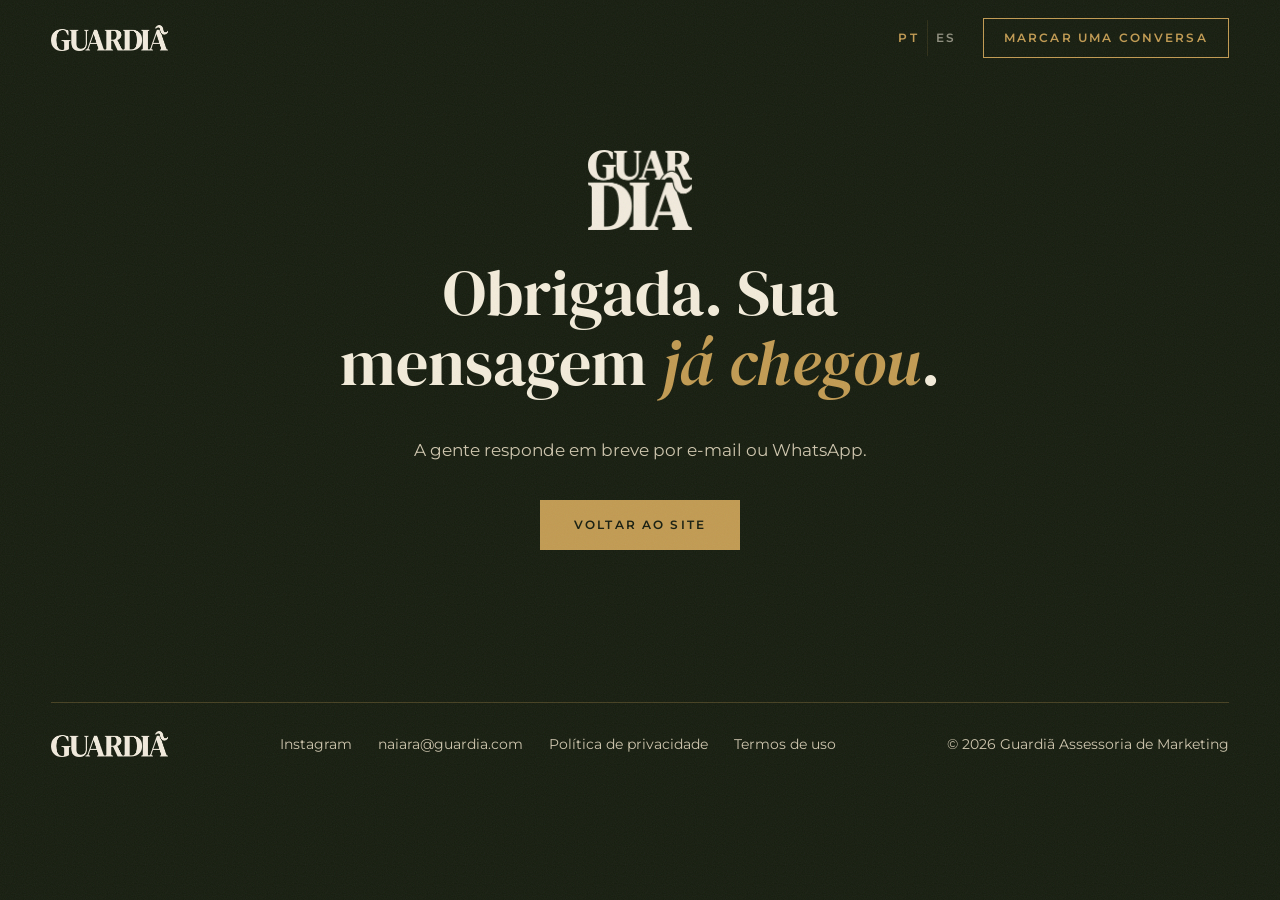
<file: obrigado.html>
<!doctype html>
<html lang="pt-BR">
<head>
  <meta charset="utf-8">
  <meta name="viewport" content="width=device-width, initial-scale=1">
  <title>Obrigada · Guardiã</title>
  <meta name="description" content="Recebemos a sua mensagem e respondemos em breve.">
  <link rel="canonical" href="https://www.guardia.com/obrigado.html">
  <meta property="og:type" content="website">
  <meta property="og:title" content="Obrigada · Guardiã">
  <meta property="og:description" content="Recebemos a sua mensagem e respondemos em breve.">
  <meta property="og:image" content="https://www.guardia.com/assets/compartilhar.jpg">
  <meta name="twitter:card" content="summary_large_image">
  <meta name="theme-color" content="#161D0F">
  <meta name="robots" content="noindex">
  <link rel="icon" href="favicon.ico" sizes="48x48">
  <link rel="icon" href="favicon.png" type="image/png">
  <link rel="apple-touch-icon" href="apple-touch-icon.png">
  <link rel="preconnect" href="https://fonts.googleapis.com">
  <link rel="preconnect" href="https://fonts.gstatic.com" crossorigin>
  <link href="https://fonts.googleapis.com/css2?family=DM+Serif+Display:ital@0;1&family=Montserrat:wght@300;400;500;600&display=swap" rel="stylesheet">
  <link rel="stylesheet" href="estilo.css?v=1794917810">
</head>
<body class="pronto sub" data-titulo="t_obrigado">
<header class="topo rolou">
  <a href="index.html#inicio" class="marca" aria-label="Guardiã"><img src="assets/logo.webp" alt="Guardiã" class="marca-logo" width="135" height="30"></a>
  <nav class="menu" aria-label="Menu">
    <div class="idioma" role="group" aria-label="Idioma"><button type="button" data-idioma="pt" aria-pressed="true">PT</button><button type="button" data-idioma="es" aria-pressed="false">ES</button></div>
    <a href="index.html#contato" class="menu-cta" data-i18n="cta">Marcar uma conversa</a>
  </nav>
</header>
<main class="sub-main">
  <section class="aviso-pagina">
    <img src="assets/icone.webp" alt="" width="104" height="80">
    <h1 data-i18n="ob_titulo">Obrigada. Sua mensagem <em>já chegou</em>.</h1>
    <p data-i18n="ob_texto">A gente responde em breve por e-mail ou WhatsApp.</p>
    <a href="index.html" class="botao" data-i18n="voltar">Voltar ao site</a>
  </section>
</main>
<footer class="rodape">
  <div class="rodape-linha">
    <a href="index.html#inicio" class="marca" aria-label="Guardiã"><img src="assets/logo.webp" alt="Guardiã" class="marca-logo" width="135" height="30"></a>
    <nav class="rodape-links" aria-label="Rodapé">
      <a href="https://www.instagram.com/guardiamkt/" target="_blank" rel="noopener">Instagram</a>
      <a class="elo-contato" data-contato></a>
      <a href="privacidade.html" data-i18n="f_priv">Política de privacidade</a>
      <a href="termos.html" data-i18n="f_termos">Termos de uso</a>
    </nav>
    <span class="rodape-c">© <span data-ano></span> Guardiã Assessoria de Marketing</span>
  </div>
</footer>

<a class="whats" target="_blank" rel="noopener" aria-label="WhatsApp" data-i18n-aria="w_aria"><svg viewBox="0 0 32 32" aria-hidden="true"><path fill="currentColor" d="M16 3C9 3 3.3 8.6 3.3 15.6c0 2.4.7 4.7 1.9 6.7L3 29l6.9-2.1c1.9 1 4 1.6 6.1 1.6 7 0 12.7-5.6 12.7-12.6S23 3 16 3Zm0 23.1c-1.9 0-3.8-.5-5.4-1.5l-.4-.2-4.1 1.2 1.3-4-.3-.4a10.4 10.4 0 0 1-1.6-5.6C5.5 9.8 10.2 5.2 16 5.2s10.5 4.6 10.5 10.4S21.8 26.1 16 26.1Zm5.8-7.8c-.3-.2-1.9-.9-2.2-1-.3-.1-.5-.2-.7.2-.2.3-.8 1-1 1.2-.2.2-.4.2-.7.1-.3-.2-1.3-.5-2.5-1.6-.9-.8-1.6-1.8-1.7-2.1-.2-.3 0-.5.1-.6l.5-.6.3-.5c.1-.2 0-.4 0-.6l-1-2.4c-.3-.6-.5-.5-.7-.5h-.6c-.2 0-.6.1-.9.4-.3.3-1.2 1.1-1.2 2.8s1.2 3.2 1.4 3.4c.2.2 2.4 3.6 5.7 5 .8.4 1.4.6 1.9.7.8.3 1.6.2 2.2.1.7-.1 1.9-.8 2.2-1.5.3-.7.3-1.4.2-1.5-.1-.2-.3-.3-.6-.4Z"/></svg></a>

<div class="cookies" role="region" aria-label="Cookies" hidden>
  <p data-i18n="k_texto">Este site só guarda no seu aparelho o idioma que você escolheu.</p>
  <a href="privacidade.html" data-i18n="k_mais">Saiba mais</a>
  <button type="button" class="cookies-ok" data-i18n="k_ok">Entendi</button>
</div>
<script src="config.js?v=1794917810"></script>
<script src="textos.js?v=1794917810"></script>
<script src="app.js?v=1794917810"></script>
<script src="blocos.js?v=1794917810"></script>
</body>
</html>
</file>
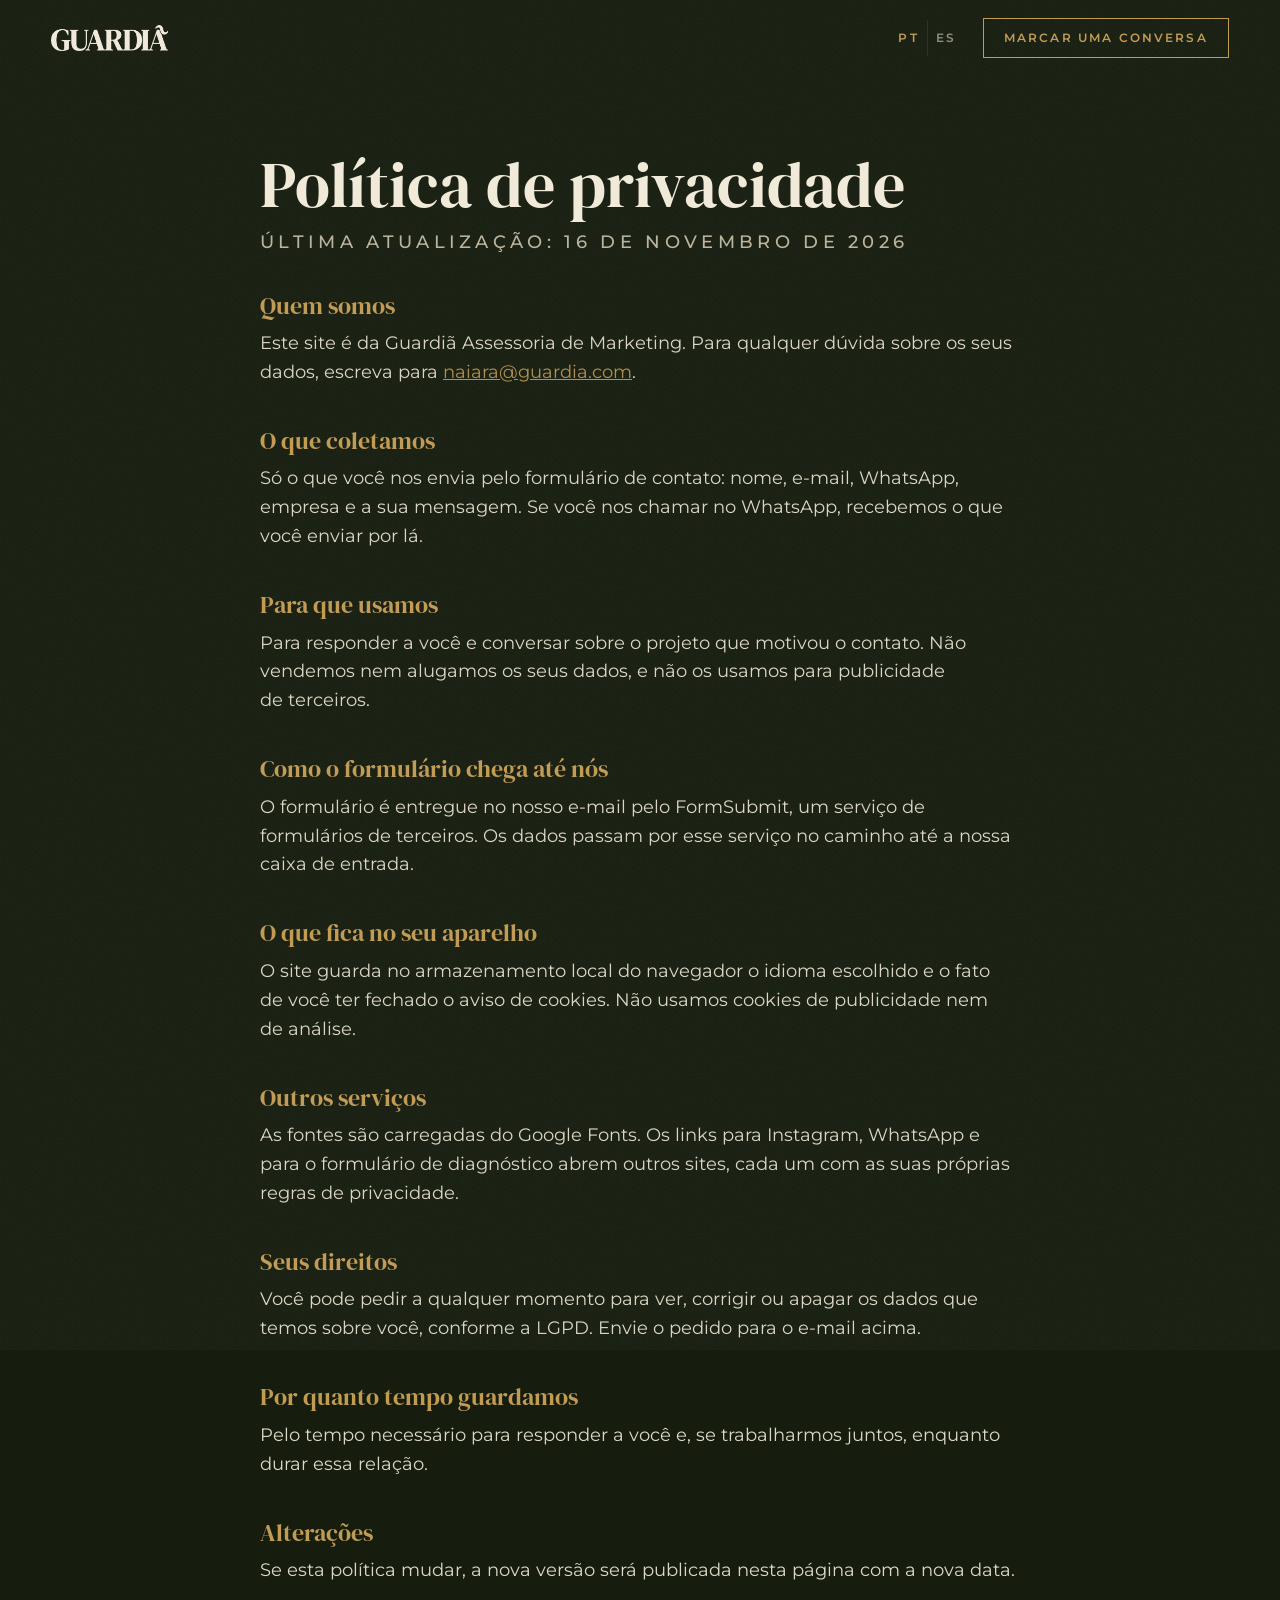
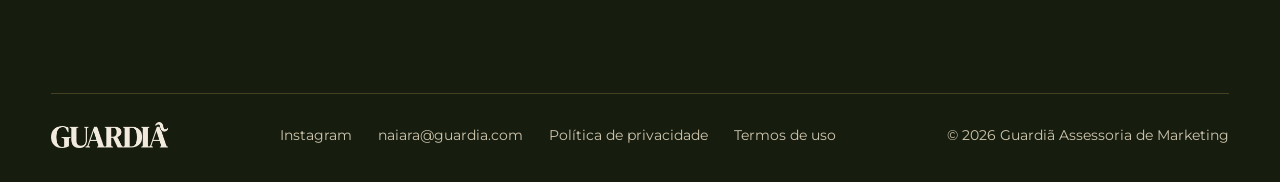
<file: privacidade.html>
<!doctype html>
<html lang="pt-BR">
<head>
  <meta charset="utf-8">
  <meta name="viewport" content="width=device-width, initial-scale=1">
  <title>Política de privacidade · Guardiã</title>
  <meta name="description" content="Como a Guardiã trata os dados enviados por este site.">
  <link rel="canonical" href="https://www.guardia.com/privacidade.html">
  <meta property="og:type" content="website">
  <meta property="og:title" content="Política de privacidade · Guardiã">
  <meta property="og:description" content="Como a Guardiã trata os dados enviados por este site.">
  <meta property="og:image" content="https://www.guardia.com/assets/compartilhar.jpg">
  <meta name="twitter:card" content="summary_large_image">
  <meta name="theme-color" content="#161D0F">
  <link rel="icon" href="favicon.ico" sizes="48x48">
  <link rel="icon" href="favicon.png" type="image/png">
  <link rel="apple-touch-icon" href="apple-touch-icon.png">
  <link rel="preconnect" href="https://fonts.googleapis.com">
  <link rel="preconnect" href="https://fonts.gstatic.com" crossorigin>
  <link href="https://fonts.googleapis.com/css2?family=DM+Serif+Display:ital@0;1&family=Montserrat:wght@300;400;500;600&display=swap" rel="stylesheet">
  <link rel="stylesheet" href="estilo.css?v=1794917810">
</head>
<body class="pronto sub" data-titulo="t_privacidade">
<header class="topo rolou">
  <a href="index.html#inicio" class="marca" aria-label="Guardiã"><img src="assets/logo.webp" alt="Guardiã" class="marca-logo" width="135" height="30"></a>
  <nav class="menu" aria-label="Menu">
    <div class="idioma" role="group" aria-label="Idioma"><button type="button" data-idioma="pt" aria-pressed="true">PT</button><button type="button" data-idioma="es" aria-pressed="false">ES</button></div>
    <a href="index.html#contato" class="menu-cta" data-i18n="cta">Marcar uma conversa</a>
  </nav>
</header>
<main class="sub-main">
  <article class="legal">
    <div class="so-pt">
      <h1>Política de privacidade</h1>
      <p class="legal-data">Última atualização: 16 de novembro de 2026</p>
      <h2>Quem somos</h2>
      <p>Este site é da Guardiã Assessoria de Marketing. Para qualquer dúvida sobre os seus dados, escreva para <a class="elo-contato" data-contato></a>.</p>
      <h2>O que coletamos</h2>
      <p>Só o que você nos envia pelo formulário de contato: nome, e-mail, WhatsApp, empresa e a sua mensagem. Se você nos chamar no WhatsApp, recebemos o que você enviar por lá.</p>
      <h2>Para que usamos</h2>
      <p>Para responder a você e conversar sobre o projeto que motivou o contato. Não vendemos nem alugamos os seus dados, e não os usamos para publicidade de terceiros.</p>
      <h2>Como o formulário chega até nós</h2>
      <p>O formulário é entregue no nosso e-mail pelo FormSubmit, um serviço de formulários de terceiros. Os dados passam por esse serviço no caminho até a nossa caixa de entrada.</p>
      <h2>O que fica no seu aparelho</h2>
      <p>O site guarda no armazenamento local do navegador o idioma escolhido e o fato de você ter fechado o aviso de cookies. Não usamos cookies de publicidade nem de análise.</p>
      <h2>Outros serviços</h2>
      <p>As fontes são carregadas do Google Fonts. Os links para Instagram, WhatsApp e para o formulário de diagnóstico abrem outros sites, cada um com as suas próprias regras de privacidade.</p>
      <h2>Seus direitos</h2>
      <p>Você pode pedir a qualquer momento para ver, corrigir ou apagar os dados que temos sobre você, conforme a LGPD. Envie o pedido para o e-mail acima.</p>
      <h2>Por quanto tempo guardamos</h2>
      <p>Pelo tempo necessário para responder a você e, se trabalharmos juntos, enquanto durar essa relação.</p>
      <h2>Alterações</h2>
      <p>Se esta política mudar, a nova versão será publicada nesta página com a nova data.</p>
    </div>
    <div class="so-es">
      <h1>Política de privacidad</h1>
      <p class="legal-data">Última actualización: 16 de noviembre de 2026</p>
      <h2>Quiénes somos</h2>
      <p>Este sitio es de Guardiã Assessoria de Marketing. Para cualquier duda sobre tus datos, escribe a <a class="elo-contato" data-contato></a>.</p>
      <h2>Qué recopilamos</h2>
      <p>Solo lo que nos envías por el formulario de contacto: nombre, correo, WhatsApp, empresa y tu mensaje. Si nos escribes por WhatsApp, recibimos lo que envíes por ahí.</p>
      <h2>Para qué los usamos</h2>
      <p>Para responderte y conversar sobre el proyecto que motivó el contacto. No vendemos ni alquilamos tus datos, ni los usamos para publicidad de terceros.</p>
      <h2>Cómo nos llega el formulario</h2>
      <p>El formulario llega a nuestro correo a través de FormSubmit, un servicio de formularios de terceros. Los datos pasan por ese servicio camino a nuestra bandeja de entrada.</p>
      <h2>Qué queda en tu dispositivo</h2>
      <p>El sitio guarda en el almacenamiento local del navegador el idioma elegido y el hecho de que cerraste el aviso de cookies. No usamos cookies de publicidad ni de análisis.</p>
      <h2>Otros servicios</h2>
      <p>Las fuentes se cargan desde Google Fonts. Los enlaces a Instagram, WhatsApp y al formulario de diagnóstico abren otros sitios, cada uno con sus propias reglas de privacidad.</p>
      <h2>Tus derechos</h2>
      <p>Puedes pedir en cualquier momento ver, corregir o borrar los datos que tenemos sobre ti. Envía la solicitud al correo de arriba.</p>
      <h2>Cuánto tiempo los guardamos</h2>
      <p>El tiempo necesario para responderte y, si trabajamos juntos, mientras dure esa relación.</p>
      <h2>Cambios</h2>
      <p>Si esta política cambia, la nueva versión se publicará en esta página con la nueva fecha.</p>
    </div>
  </article>
</main>
<footer class="rodape">
  <div class="rodape-linha">
    <a href="index.html#inicio" class="marca" aria-label="Guardiã"><img src="assets/logo.webp" alt="Guardiã" class="marca-logo" width="135" height="30"></a>
    <nav class="rodape-links" aria-label="Rodapé">
      <a href="https://www.instagram.com/guardiamkt/" target="_blank" rel="noopener">Instagram</a>
      <a class="elo-contato" data-contato></a>
      <a href="privacidade.html" data-i18n="f_priv">Política de privacidade</a>
      <a href="termos.html" data-i18n="f_termos">Termos de uso</a>
    </nav>
    <span class="rodape-c">© <span data-ano></span> Guardiã Assessoria de Marketing</span>
  </div>
</footer>

<a class="whats" target="_blank" rel="noopener" aria-label="WhatsApp" data-i18n-aria="w_aria"><svg viewBox="0 0 32 32" aria-hidden="true"><path fill="currentColor" d="M16 3C9 3 3.3 8.6 3.3 15.6c0 2.4.7 4.7 1.9 6.7L3 29l6.9-2.1c1.9 1 4 1.6 6.1 1.6 7 0 12.7-5.6 12.7-12.6S23 3 16 3Zm0 23.1c-1.9 0-3.8-.5-5.4-1.5l-.4-.2-4.1 1.2 1.3-4-.3-.4a10.4 10.4 0 0 1-1.6-5.6C5.5 9.8 10.2 5.2 16 5.2s10.5 4.6 10.5 10.4S21.8 26.1 16 26.1Zm5.8-7.8c-.3-.2-1.9-.9-2.2-1-.3-.1-.5-.2-.7.2-.2.3-.8 1-1 1.2-.2.2-.4.2-.7.1-.3-.2-1.3-.5-2.5-1.6-.9-.8-1.6-1.8-1.7-2.1-.2-.3 0-.5.1-.6l.5-.6.3-.5c.1-.2 0-.4 0-.6l-1-2.4c-.3-.6-.5-.5-.7-.5h-.6c-.2 0-.6.1-.9.4-.3.3-1.2 1.1-1.2 2.8s1.2 3.2 1.4 3.4c.2.2 2.4 3.6 5.7 5 .8.4 1.4.6 1.9.7.8.3 1.6.2 2.2.1.7-.1 1.9-.8 2.2-1.5.3-.7.3-1.4.2-1.5-.1-.2-.3-.3-.6-.4Z"/></svg></a>

<div class="cookies" role="region" aria-label="Cookies" hidden>
  <p data-i18n="k_texto">Este site só guarda no seu aparelho o idioma que você escolheu.</p>
  <a href="privacidade.html" data-i18n="k_mais">Saiba mais</a>
  <button type="button" class="cookies-ok" data-i18n="k_ok">Entendi</button>
</div>
<script src="config.js?v=1794917810"></script>
<script src="textos.js?v=1794917810"></script>
<script src="app.js?v=1794917810"></script>
<script src="blocos.js?v=1794917810"></script>
</body>
</html>
</file>
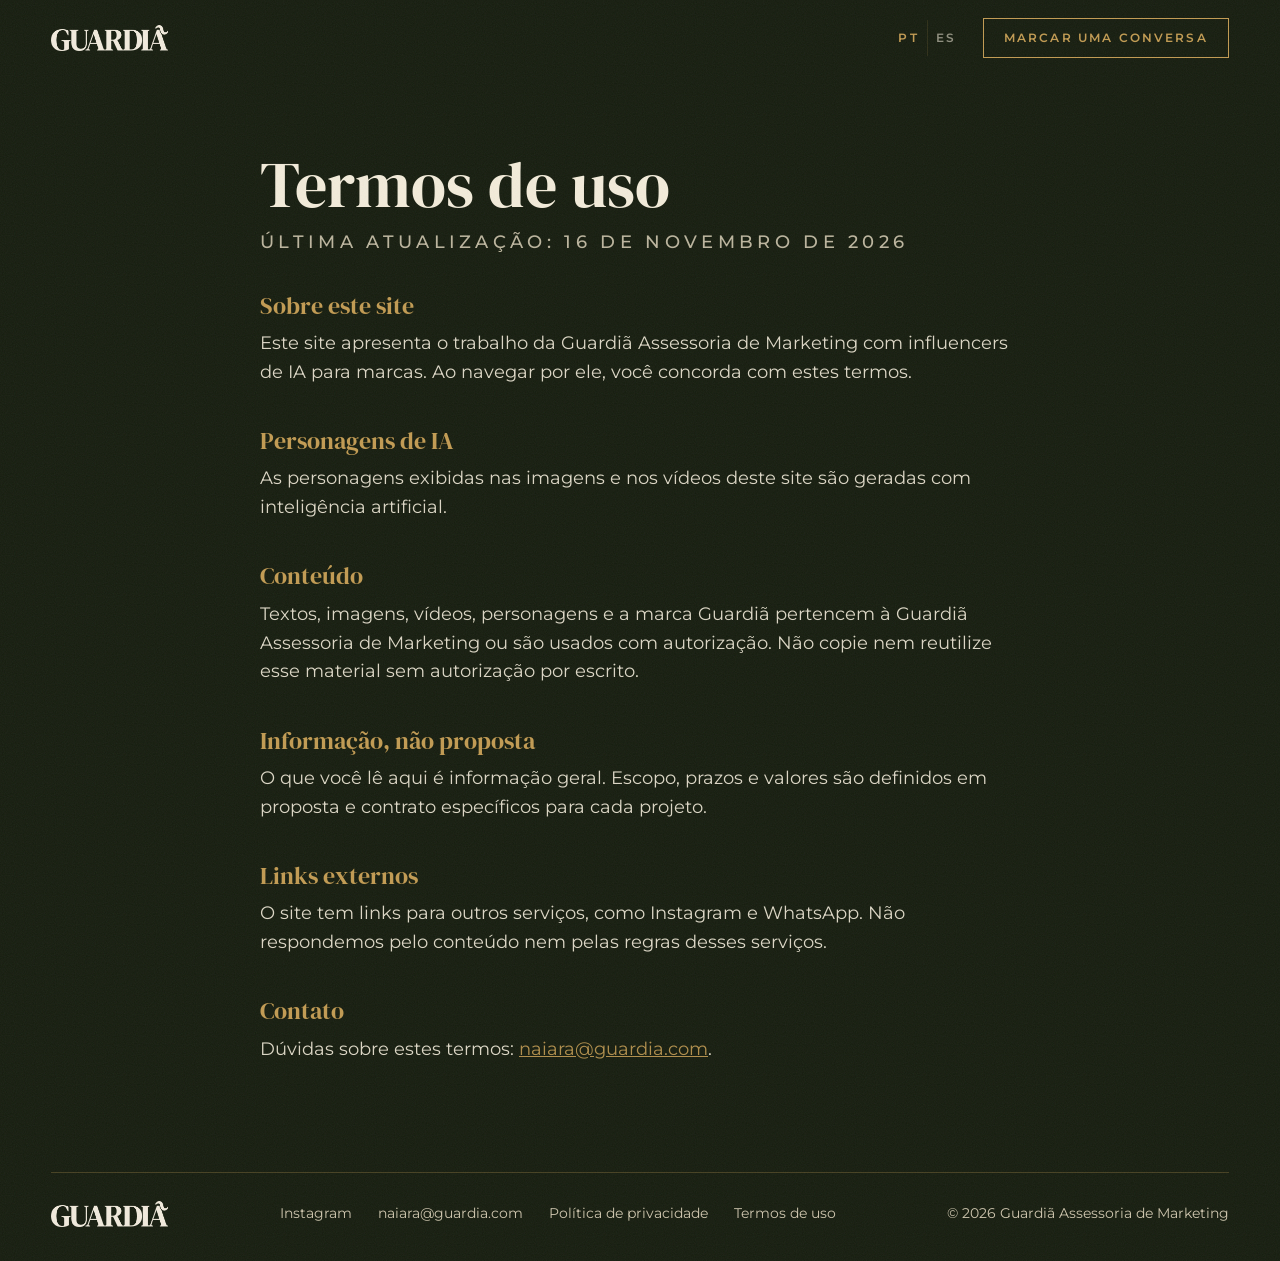
<file: termos.html>
<!doctype html>
<html lang="pt-BR">
<head>
  <meta charset="utf-8">
  <meta name="viewport" content="width=device-width, initial-scale=1">
  <title>Termos de uso · Guardiã</title>
  <meta name="description" content="Os termos de uso do site da Guardiã.">
  <link rel="canonical" href="https://www.guardia.com/termos.html">
  <meta property="og:type" content="website">
  <meta property="og:title" content="Termos de uso · Guardiã">
  <meta property="og:description" content="Os termos de uso do site da Guardiã.">
  <meta property="og:image" content="https://www.guardia.com/assets/compartilhar.jpg">
  <meta name="twitter:card" content="summary_large_image">
  <meta name="theme-color" content="#161D0F">
  <link rel="icon" href="favicon.ico" sizes="48x48">
  <link rel="icon" href="favicon.png" type="image/png">
  <link rel="apple-touch-icon" href="apple-touch-icon.png">
  <link rel="preconnect" href="https://fonts.googleapis.com">
  <link rel="preconnect" href="https://fonts.gstatic.com" crossorigin>
  <link href="https://fonts.googleapis.com/css2?family=DM+Serif+Display:ital@0;1&family=Montserrat:wght@300;400;500;600&display=swap" rel="stylesheet">
  <link rel="stylesheet" href="estilo.css?v=1794917810">
</head>
<body class="pronto sub" data-titulo="t_termos">
<header class="topo rolou">
  <a href="index.html#inicio" class="marca" aria-label="Guardiã"><img src="assets/logo.webp" alt="Guardiã" class="marca-logo" width="135" height="30"></a>
  <nav class="menu" aria-label="Menu">
    <div class="idioma" role="group" aria-label="Idioma"><button type="button" data-idioma="pt" aria-pressed="true">PT</button><button type="button" data-idioma="es" aria-pressed="false">ES</button></div>
    <a href="index.html#contato" class="menu-cta" data-i18n="cta">Marcar uma conversa</a>
  </nav>
</header>
<main class="sub-main">
  <article class="legal">
    <div class="so-pt">
      <h1>Termos de uso</h1>
      <p class="legal-data">Última atualização: 16 de novembro de 2026</p>
      <h2>Sobre este site</h2>
      <p>Este site apresenta o trabalho da Guardiã Assessoria de Marketing com influencers de IA para marcas. Ao navegar por ele, você concorda com estes termos.</p>
      <h2>Personagens de IA</h2>
      <p>As personagens exibidas nas imagens e nos vídeos deste site são geradas com inteligência artificial.</p>
      <h2>Conteúdo</h2>
      <p>Textos, imagens, vídeos, personagens e a marca Guardiã pertencem à Guardiã Assessoria de Marketing ou são usados com autorização. Não copie nem reutilize esse material sem autorização por escrito.</p>
      <h2>Informação, não proposta</h2>
      <p>O que você lê aqui é informação geral. Escopo, prazos e valores são definidos em proposta e contrato específicos para cada projeto.</p>
      <h2>Links externos</h2>
      <p>O site tem links para outros serviços, como Instagram e WhatsApp. Não respondemos pelo conteúdo nem pelas regras desses serviços.</p>
      <h2>Contato</h2>
      <p>Dúvidas sobre estes termos: <a class="elo-contato" data-contato></a>.</p>
    </div>
    <div class="so-es">
      <h1>Términos de uso</h1>
      <p class="legal-data">Última actualización: 16 de noviembre de 2026</p>
      <h2>Sobre este sitio</h2>
      <p>Este sitio presenta el trabajo de Guardiã Assessoria de Marketing con influencers de IA para marcas. Al navegarlo, aceptas estos términos.</p>
      <h2>Personajes de IA</h2>
      <p>Los personajes que aparecen en las imágenes y los videos de este sitio se generan con inteligencia artificial.</p>
      <h2>Contenido</h2>
      <p>Los textos, imágenes, videos, personajes y la marca Guardiã pertenecen a Guardiã Assessoria de Marketing o se usan con autorización. No copies ni reutilices este material sin autorización por escrito.</p>
      <h2>Información, no propuesta</h2>
      <p>Lo que lees aquí es información general. El alcance, los plazos y los valores se definen en una propuesta y un contrato específicos para cada proyecto.</p>
      <h2>Enlaces externos</h2>
      <p>El sitio tiene enlaces a otros servicios, como Instagram y WhatsApp. No respondemos por el contenido ni por las reglas de esos servicios.</p>
      <h2>Contacto</h2>
      <p>Dudas sobre estos términos: <a class="elo-contato" data-contato></a>.</p>
    </div>
  </article>
</main>
<footer class="rodape">
  <div class="rodape-linha">
    <a href="index.html#inicio" class="marca" aria-label="Guardiã"><img src="assets/logo.webp" alt="Guardiã" class="marca-logo" width="135" height="30"></a>
    <nav class="rodape-links" aria-label="Rodapé">
      <a href="https://www.instagram.com/guardiamkt/" target="_blank" rel="noopener">Instagram</a>
      <a class="elo-contato" data-contato></a>
      <a href="privacidade.html" data-i18n="f_priv">Política de privacidade</a>
      <a href="termos.html" data-i18n="f_termos">Termos de uso</a>
    </nav>
    <span class="rodape-c">© <span data-ano></span> Guardiã Assessoria de Marketing</span>
  </div>
</footer>

<a class="whats" target="_blank" rel="noopener" aria-label="WhatsApp" data-i18n-aria="w_aria"><svg viewBox="0 0 32 32" aria-hidden="true"><path fill="currentColor" d="M16 3C9 3 3.3 8.6 3.3 15.6c0 2.4.7 4.7 1.9 6.7L3 29l6.9-2.1c1.9 1 4 1.6 6.1 1.6 7 0 12.7-5.6 12.7-12.6S23 3 16 3Zm0 23.1c-1.9 0-3.8-.5-5.4-1.5l-.4-.2-4.1 1.2 1.3-4-.3-.4a10.4 10.4 0 0 1-1.6-5.6C5.5 9.8 10.2 5.2 16 5.2s10.5 4.6 10.5 10.4S21.8 26.1 16 26.1Zm5.8-7.8c-.3-.2-1.9-.9-2.2-1-.3-.1-.5-.2-.7.2-.2.3-.8 1-1 1.2-.2.2-.4.2-.7.1-.3-.2-1.3-.5-2.5-1.6-.9-.8-1.6-1.8-1.7-2.1-.2-.3 0-.5.1-.6l.5-.6.3-.5c.1-.2 0-.4 0-.6l-1-2.4c-.3-.6-.5-.5-.7-.5h-.6c-.2 0-.6.1-.9.4-.3.3-1.2 1.1-1.2 2.8s1.2 3.2 1.4 3.4c.2.2 2.4 3.6 5.7 5 .8.4 1.4.6 1.9.7.8.3 1.6.2 2.2.1.7-.1 1.9-.8 2.2-1.5.3-.7.3-1.4.2-1.5-.1-.2-.3-.3-.6-.4Z"/></svg></a>

<div class="cookies" role="region" aria-label="Cookies" hidden>
  <p data-i18n="k_texto">Este site só guarda no seu aparelho o idioma que você escolheu.</p>
  <a href="privacidade.html" data-i18n="k_mais">Saiba mais</a>
  <button type="button" class="cookies-ok" data-i18n="k_ok">Entendi</button>
</div>
<script src="config.js?v=1794917810"></script>
<script src="textos.js?v=1794917810"></script>
<script src="app.js?v=1794917810"></script>
<script src="blocos.js?v=1794917810"></script>
</body>
</html>
</file>
<file: estilo.css>
/* ── Tokens: ajuste pela identidade visual do cliente ───────────────────── */
:root {
  --fundo: #161D0F;          /* vinho quase preto */
  --fundo-2: #2E3621;        /* vinho profundo */
  --texto: #F3ECDA;          /* marfim */
  --texto-suave: #CFC6AE;
  --acento: #C29B52;         /* ouro antigo */
  --acento-texto: #161D0F;
  --linha: rgb(194 155 82 / 0.28);
  --painel: rgb(30 39 22 / 0.62);
  --mistura: lighten;

  --fonte-titulo: "Cormorant Garamond", Georgia, serif;
  --fonte-rotulo: "Cinzel", Georgia, serif;
  --fonte-texto: "Jost", system-ui, sans-serif;

  --raio: 3px;
  --gutter: clamp(16px, 4vw, 56px);
  --largura: 1240px;
  --ease: cubic-bezier(.2, .7, .1, 1);
}
/* Tema claro (marcas de luz, saúde, casamento etc.): troque os tokens assim
:root {
  --fundo: #f4efe7; --fundo-2: #ebe4d8; --texto: #1d1a16; --texto-suave: #5d564c;
  --linha: rgb(29 26 22 / .12); --painel: rgb(244 239 231 / .7); --mistura: multiply;
}
*/

*, *::before, *::after { box-sizing: border-box; }
html { scroll-behavior: smooth; -webkit-text-size-adjust: 100%; overflow-x: clip; }
body {
  margin: 0;
  background: var(--fundo);
  color: var(--texto);
  font: 300 clamp(17px, 1.1vw, 19px)/1.65 var(--fonte-texto);
  overflow-x: clip;
  -webkit-font-smoothing: antialiased;
}
/* Grão de filme: tira o aspecto "liso de IA" */
body::after {
  content: ""; position: fixed; inset: -50%; z-index: 90; pointer-events: none; opacity: .07;
  background-image: url("data:image/svg+xml,%3Csvg xmlns='http://www.w3.org/2000/svg' width='160' height='160'%3E%3Cfilter id='n'%3E%3CfeTurbulence type='fractalNoise' baseFrequency='.9' numOctaves='2' stitchTiles='stitch'/%3E%3C/filter%3E%3Crect width='100%25' height='100%25' filter='url(%23n)'/%3E%3C/svg%3E");
  animation: grao 1s steps(4) infinite;
}
@keyframes grao { 25% { transform: translate(-3%, 2%); } 50% { transform: translate(2%, -3%); } 75% { transform: translate(-2%, -1%); } }

img { max-width: 100%; display: block; }
a { color: inherit; }
h1, h2, h3 { font-family: var(--fonte-titulo); font-weight: 400; line-height: 1.04; margin: 0 0 .5em; letter-spacing: -.01em; text-wrap: balance; }
h1 { font-size: clamp(38px, 6.2vw, 96px); }
h2 { font-size: clamp(32px, 4.2vw, 64px); }
h3 { font-size: clamp(21px, 1.8vw, 27px); font-weight: 500; }
p { margin: 0 0 1em; color: var(--texto-suave); text-wrap: pretty; }

/* ── Topo ──────────────────────────────────────────────────────────────── */
.topo {
  position: fixed; inset: 0 0 auto; z-index: 50;
  display: flex; align-items: center; justify-content: space-between; gap: 16px;
  padding: 18px var(--gutter);
  transition: background .4s var(--ease), backdrop-filter .4s;
}
.topo.rolou { background: rgb(22 29 15 / .6); backdrop-filter: blur(14px); -webkit-backdrop-filter: blur(14px); }
.marca { text-decoration: none; display: flex; align-items: center; }
.marca-logo { height: 34px; width: auto; }
.marca-texto { font-family: var(--fonte-titulo); font-size: 22px; letter-spacing: .02em; }
.menu { display: flex; gap: 28px; align-items: center; font-size: 14px; letter-spacing: .04em; }
.menu a { text-decoration: none; opacity: .8; transition: opacity .3s; }
.menu a:hover { opacity: 1; }
.menu-cta { border: 1px solid var(--linha); padding: 9px 16px; border-radius: 999px; opacity: 1 !important; }
@media (max-width: 760px) { .menu a:not(.menu-cta) { display: none; } }

/* ── Abertura cinematográfica ──────────────────────────────────────────── */
.cine { position: relative; height: var(--altura, 400vh); }
.cine-palco { position: sticky; top: 0; height: 100vh; height: 100svh; overflow: hidden; }
.cine-canvas { position: absolute; inset: 0; width: 100%; height: 100%; }
.cine-vinheta {
  position: absolute; inset: 0; pointer-events: none;
  background:
    radial-gradient(120% 90% at 50% 45%, transparent 55%, rgb(0 0 0 / .45) 100%),
    linear-gradient(to bottom, transparent 70%, var(--fundo) 100%);
}
.momento {
  position: absolute; inset: auto var(--gutter) 12vh; max-width: 640px;
  opacity: 0; transform: translateY(24px); filter: blur(6px);
  transition: opacity .7s var(--ease), transform .9s var(--ease), filter .7s var(--ease);
  pointer-events: none;
}
.momento.ativo { opacity: 1; transform: none; filter: none; pointer-events: auto; }
.momento--direita { left: auto; right: var(--gutter); }
.momento--centro { left: 50%; right: auto; transform: translate(-50%, 24px); text-align: center; width: min(640px, calc(100% - 2 * var(--gutter))); }
.momento--centro.ativo { transform: translate(-50%, 0); }
.titulo-abertura { margin-bottom: .3em; }
.apoio { font-size: clamp(16px, 1.3vw, 20px); margin: 0; }
.destaque { font-family: var(--fonte-titulo); font-size: clamp(24px, 2.8vw, 42px); line-height: 1.2; color: var(--texto); margin: 0 0 .6em; }
.destaque:last-child { margin: 0; }
.cine-dica {
  position: absolute; bottom: 28px; left: 50%; transform: translateX(-50%);
  display: grid; justify-items: center; gap: 8px; font-size: 11px; letter-spacing: .3em; text-transform: uppercase; opacity: .6;
  transition: opacity .5s;
}
.cine-dica span { width: 1px; height: 38px; background: linear-gradient(var(--texto), transparent); animation: dica 2s var(--ease) infinite; }
@keyframes dica { 0% { transform: scaleY(0); transform-origin: top; } 50% { transform: scaleY(1); transform-origin: top; } 51% { transform-origin: bottom; } 100% { transform: scaleY(0); transform-origin: bottom; } }
.cine.andou .cine-dica { opacity: 0; }

/* ── Painéis (todo texto mora num painel) ──────────────────────────────── */
.painel {
  position: relative;
  background: var(--painel);
  border: 1px solid var(--linha);
  border-radius: var(--raio);
  padding: clamp(24px, 3.2vw, 48px);
  backdrop-filter: blur(18px) saturate(1.1);
  -webkit-backdrop-filter: blur(18px) saturate(1.1);
}
.painel--vidro { background: rgb(22 29 15 / .42); }
.painel > :last-child { margin-bottom: 0; }
.rotulo { display: block; font: 500 12px/1.4 var(--fonte-rotulo); text-transform: uppercase; letter-spacing: .3em; color: var(--acento); margin-bottom: 18px; }

/* ── Seções ────────────────────────────────────────────────────────────── */
.secao {
  position: relative; isolation: isolate; overflow: clip;
  min-height: 100vh; padding: 18vh var(--gutter);
  display: grid; align-content: center;
}
.secao-grade { width: 100%; max-width: var(--largura); margin: 0 auto; display: grid; grid-template-columns: minmax(0, 560px) 1fr; }
.secao-grade--direita { grid-template-columns: 1fr minmax(0, 560px); }
.secao-grade--direita > .painel { grid-column: 2; }
.secao--larga { gap: 28px; justify-items: center; }
.painel--cabecalho { width: 100%; max-width: var(--largura); }
.cartoes { width: 100%; max-width: var(--largura); display: grid; grid-template-columns: repeat(auto-fit, minmax(260px, 1fr)); gap: 20px; }
.cartao h3 { margin-bottom: .4em; }
.cartao { transition: transform .5s var(--ease), border-color .5s; }
.cartao:hover { transform: translateY(-4px); border-color: color-mix(in srgb, var(--acento) 50%, transparent); }
.passos { list-style: none; margin: 8px 0 0; padding: 0; counter-reset: p; display: grid; gap: 22px; }
.passos li { counter-increment: p; display: grid; grid-template-columns: 42px 1fr; column-gap: 12px; }
.passos li::before { content: counter(p, decimal-leading-zero); grid-row: span 2; font-family: var(--fonte-titulo); color: var(--acento); font-size: 22px; }
.passos strong { font-weight: 600; }
.passos span { color: var(--texto-suave); }

/* ── Arte: imagens fundidas ao fundo (nunca retângulo com borda) ───────── */
.arte {
  position: absolute; z-index: -1; pointer-events: none;
  object-fit: cover; mix-blend-mode: var(--mistura);
  -webkit-mask-composite: source-in; mask-composite: intersect;
}
.arte--direita, .arte--esquerda { top: 0; bottom: 0; width: 64vw; height: 100%; }
.arte--direita {
  right: 0;
  -webkit-mask-image: linear-gradient(to left, #000 38%, transparent 96%), linear-gradient(to bottom, transparent, #000 18%, #000 80%, transparent);
          mask-image: linear-gradient(to left, #000 38%, transparent 96%), linear-gradient(to bottom, transparent, #000 18%, #000 80%, transparent);
}
.arte--esquerda {
  left: 0;
  -webkit-mask-image: linear-gradient(to right, #000 38%, transparent 96%), linear-gradient(to bottom, transparent, #000 18%, #000 80%, transparent);
          mask-image: linear-gradient(to right, #000 38%, transparent 96%), linear-gradient(to bottom, transparent, #000 18%, #000 80%, transparent);
}
.arte--fundo {
  inset: 0; width: 100%; height: 100%; opacity: .5;
  /* closest-side: a elipse zera exatamente na borda, então nunca sobra linha reta */
  -webkit-mask-image: radial-gradient(closest-side, #000 35%, transparent 100%), linear-gradient(to bottom, transparent, #000 22%, #000 78%, transparent);
          mask-image: radial-gradient(closest-side, #000 35%, transparent 100%), linear-gradient(to bottom, transparent, #000 22%, #000 78%, transparent);
}
.arte--suave { opacity: .32; }
/* Parallax leve aplicado pelo app.js */
.arte[data-parallax] { will-change: transform; }

/* ── Contato ───────────────────────────────────────────────────────────── */
.secao--contato { justify-items: center; }
.painel--form { width: 100%; max-width: 760px; }
.form { display: grid; grid-template-columns: 1fr 1fr; gap: 16px; margin-top: 24px; }
.campo { display: grid; gap: 6px; }
.campo--inteiro { grid-column: 1 / -1; }
.campo label { font-size: 13px; letter-spacing: .04em; color: var(--texto-suave); }
.campo input, .campo textarea {
  width: 100%; font: inherit; color: var(--texto);
  background: rgb(255 255 255 / .04); border: 1px solid var(--linha); border-radius: 12px;
  padding: 14px 16px; transition: border-color .3s, background .3s; resize: vertical;
}
.campo input:focus, .campo textarea:focus { outline: none; border-color: var(--acento); background: rgb(255 255 255 / .07); }
.campo.erro input { border-color: #d9776b; }
.pote { position: absolute; left: -9999px; }
.form-status { min-height: 1.4em; margin: 0; font-size: 14px; }
.form-status.ok { color: var(--acento); }
.form-status.falha { color: #e39a90; }
@media (max-width: 640px) { .form { grid-template-columns: 1fr; } }

/* ── Botões ────────────────────────────────────────────────────────────── */
.botao {
  display: inline-flex; align-items: center; justify-content: center; gap: 10px;
  font: 600 15px/1 var(--fonte-texto); letter-spacing: .02em; text-decoration: none; cursor: pointer;
  color: var(--acento-texto); background: var(--acento); border: 0; border-radius: 999px;
  padding: 17px 30px; transition: transform .4s var(--ease), filter .3s;
}
.botao:hover { transform: translateY(-2px); filter: brightness(1.08); }
.botao[disabled] { opacity: .6; cursor: progress; }

/* ── WhatsApp flutuante ────────────────────────────────────────────────── */
.whats {
  position: fixed; right: max(16px, env(safe-area-inset-right)); bottom: max(18px, env(safe-area-inset-bottom)); z-index: 60;
  width: 58px; height: 58px; border-radius: 50%; display: grid; place-items: center;
  background: #25d366; color: #fff; box-shadow: 0 10px 30px rgb(0 0 0 / .35);
  transform: scale(0); transition: transform .5s var(--ease);
}
.whats.visivel { transform: scale(1); }
.whats:hover { transform: scale(1.07); }
.whats svg { width: 30px; height: 30px; }
.whats::after { content: ""; position: absolute; inset: 0; border-radius: 50%; border: 2px solid #25d366; animation: pulso 2.6s ease-out infinite; }
@keyframes pulso { from { transform: scale(1); opacity: .7; } to { transform: scale(1.6); opacity: 0; } }

/* ── Rodapé ────────────────────────────────────────────────────────────── */
.rodape { padding: 0 var(--gutter) 40px; }
.rodape-painel { max-width: var(--largura); margin: 0 auto; display: flex; flex-wrap: wrap; gap: 12px 32px; align-items: center; justify-content: space-between; font-size: 14px; color: var(--texto-suave); padding: 24px 32px; }

/* ── Revelar ao rolar ──────────────────────────────────────────────────── */
.revelar { opacity: 0; transform: translateY(40px); transition: opacity 1s var(--ease), transform 1.2s var(--ease); }
.revelar.visto { opacity: 1; transform: none; }

/* ── Celular ───────────────────────────────────────────────────────────── */
@media (max-width: 860px) {
  .secao { padding: 14vh var(--gutter); min-height: auto; }
  .secao-grade, .secao-grade--direita { grid-template-columns: 1fr; }
  .secao-grade--direita > .painel { grid-column: 1; }
  .arte--direita, .arte--esquerda { left: 0; right: 0; width: 100%; height: 70%; opacity: .55;
    -webkit-mask-image: linear-gradient(to bottom, transparent, #000 25%, #000 55%, transparent);
            mask-image: linear-gradient(to bottom, transparent, #000 25%, #000 55%, transparent); }
  .momento, .momento--direita { left: var(--gutter); right: var(--gutter); bottom: 10vh; }
}

@media (prefers-reduced-motion: reduce) {
  *, *::before, *::after { animation: none !important; transition: none !important; }
  .revelar, .momento:first-of-type { opacity: 1; transform: none; filter: none; }
  .cine { height: 100svh; }
  .momento:not(:first-of-type), .cine-dica { display: none; }
}

/* ══ Athena ══════════════════════════════════════════════════════════════ */
h1 em, h2 em, .destaque em { font-style: italic; color: var(--acento); }
.marca { gap: 12px; }
.marca-logo { height: 40px; }
.marca-texto { font: 500 17px/1 var(--fonte-rotulo); letter-spacing: .34em; text-transform: uppercase; color: var(--acento); }
.menu { gap: 18px; }
.menu-cta { font: 500 12px/1 var(--fonte-texto); letter-spacing: .24em; text-transform: uppercase; color: var(--acento); border-color: var(--acento); border-radius: 0; padding: 13px 20px; transition: background .4s var(--ease), color .4s; }
.menu-cta:hover { background: var(--acento); color: var(--acento-texto); }
.idioma { display: flex; align-items: center; }
.idioma button { font: 500 12px/1 var(--fonte-texto); letter-spacing: .2em; color: var(--texto); opacity: .55; background: none; border: 0; padding: 12px 8px; cursor: pointer; transition: opacity .3s, color .3s; }
.idioma button + button { border-left: 1px solid var(--linha); }
.idioma button[aria-pressed="true"] { opacity: 1; color: var(--acento); }
.idioma button:focus-visible, .menu-cta:focus-visible, .botao:focus-visible { outline: 1px solid var(--texto); outline-offset: 3px; }

/* Abertura: bordas da cabine caem no vinho, o centro (a janela) fica limpo */
.cine-vinheta {
  background:
    linear-gradient(to bottom, rgb(22 29 15 / .7), transparent 22%),
    radial-gradient(110% 85% at 50% 42%, transparent 48%, rgb(22 29 15 / .72) 100%),
    linear-gradient(to bottom, transparent 62%, var(--fundo) 100%);
}
.painel--vidro { border: 0; border-top: 1px solid var(--acento); background: linear-gradient(180deg, rgb(22 29 15 / .5), rgb(22 29 15 / .28)); backdrop-filter: blur(10px); -webkit-backdrop-filter: blur(10px); }
.momento { max-width: 720px; }
.titulo-abertura { font-size: clamp(40px, 5.6vw, 88px); margin: 0; }
.destaque { font-size: clamp(28px, 3.2vw, 50px); line-height: 1.1; }
.momento--direita { max-width: 520px; }
.cine-dica { font-family: var(--fonte-texto); }
.cine-dica b { font-weight: 400; }
.botao { font: 500 12px/1 var(--fonte-texto); letter-spacing: .26em; text-transform: uppercase; border-radius: 0; padding: 19px 34px; }

/* Aviso de carregando */
.carga { position: fixed; inset: 0; z-index: 100; background: var(--fundo); display: grid; place-content: center; justify-items: center; gap: 18px; transition: opacity .9s var(--ease), visibility .9s; }
.carga span { font: 500 11px/1 var(--fonte-rotulo); letter-spacing: .5em; text-transform: uppercase; color: var(--acento); padding-left: .5em; }
.carga i { width: 120px; height: 1px; background: linear-gradient(90deg, transparent, var(--acento), transparent); animation: carga 1.6s ease-in-out infinite; }
@keyframes carga { 0%, 100% { transform: scaleX(.2); opacity: .4; } 50% { transform: scaleX(1); opacity: 1; } }
body.pronto .carga { opacity: 0; visibility: hidden; }

.em-obra { min-height: 60vh; display: grid; place-content: center; text-align: center; }
.em-obra p { font: 500 12px/1 var(--fonte-rotulo); letter-spacing: .3em; text-transform: uppercase; color: var(--acento); opacity: .7; }

@media (max-width: 760px) {
  .marca-logo { height: 32px; }
  .marca-texto { display: none; }
  .menu { gap: 8px; }
  .menu-cta { padding: 11px 12px; letter-spacing: .14em; font-size: 11px; }
  .topo { padding: 12px var(--gutter); }
  .momento, .momento--direita { bottom: 9vh; max-width: none; }
  .momento--centro { width: calc(100% - 2 * var(--gutter)); }
  .painel--vidro { padding: 22px 20px; }
  .cine-dica { bottom: 14px; }
}
@media (max-width: 860px) {
  .momento--centro { left: var(--gutter); right: var(--gutter); width: auto; transform: translateY(24px); }
  .momento--centro.ativo { transform: none; }
}
/* Título da abertura à direita no computador: a Athena fica livre à esquerda */
@media (min-width: 861px) { .momento--titulo { max-width: 600px; } .momento--titulo .titulo-abertura { font-size: clamp(40px, 4.6vw, 76px); } }
/* Abertura curta: no computador o filme inteiro passa em 8 giros do mouse (cerca de 100px cada) */
.cine { --altura: calc(100vh + 800px); }
@media (max-width: 760px) { .cine { --altura: 240svh; } }

/* Abertura sem bloco: texto sempre centralizado sobre um degradê vinho que sobe de baixo */
.cine-vinheta {
  background:
    linear-gradient(to bottom, rgb(22 29 15 / .7), transparent 22%),
    radial-gradient(110% 85% at 50% 40%, transparent 50%, rgb(22 29 15 / .6) 100%),
    linear-gradient(to bottom, transparent 38%, rgb(22 29 15 / .55) 62%, rgb(22 29 15 / .9) 84%, var(--fundo) 100%);
}
.cine .momento, .cine .momento--direita, .cine .momento--centro {
  left: 50%; right: auto; bottom: 15vh; width: min(980px, calc(100% - 2 * var(--gutter))); max-width: none;
  text-align: center; transform: translate(-50%, 24px);
}
.cine .momento.ativo { transform: translate(-50%, 0); }
.cine .painel--vidro { background: none; border: 0; padding: 0; backdrop-filter: none; -webkit-backdrop-filter: none; }
.cine .painel--vidro::before { content: ""; display: block; width: 56px; height: 1px; margin: 0 auto 22px; background: var(--acento); }
.cine .titulo-abertura, .cine .destaque { text-shadow: 0 2px 30px rgb(22 29 15 / .7); }
.cine .titulo-abertura { font-size: clamp(38px, 5vw, 80px); }
.cine .destaque { margin-bottom: .7em; }
.cine .destaque:last-child { margin-bottom: 0; }
@media (max-width: 760px) { .cine .momento, .cine .momento--direita, .cine .momento--centro { bottom: 10vh; } }

/* ══ Bloco 2 · a dor + os destinos ═══════════════════════════════════════ */
.destinos { padding: 16vh 0 14vh; overflow: clip; }
.dor { max-width: 860px; margin: 0 auto 9vh; padding: 0 var(--gutter); text-align: center; }
.dor h2 { font-size: clamp(34px, 4.4vw, 68px); }
.dor p { font-size: clamp(17px, 1.35vw, 21px); max-width: 60ch; margin: 0 auto; color: var(--texto-suave); }
.dor .rotulo::after { content: ""; display: block; width: 56px; height: 1px; margin: 18px auto 0; background: var(--acento); }

.carrossel { --cartao: min(clamp(230px, 22vw, 320px), 34vh); position: relative; }
.trilho {
  display: flex; gap: clamp(14px, 2vw, 32px); align-items: center;
  overflow-x: auto; scroll-snap-type: x mandatory; scrollbar-width: none;
  padding: 24px calc(50% - var(--cartao) / 2); outline: none;
}
.trilho::-webkit-scrollbar { display: none; }
.destino {
  flex: 0 0 var(--cartao); margin: 0; scroll-snap-align: center; cursor: pointer; position: relative;
  transform: scale(.84); opacity: .42; filter: saturate(.7);
  transition: transform .8s var(--ease), opacity .8s var(--ease), filter .8s var(--ease);
}
.destino.ativo { transform: none; opacity: 1; filter: none; cursor: default; }
.destino video {
  display: block; width: 100%; aspect-ratio: 9 / 16; object-fit: cover; background: var(--fundo-2);
  border-radius: 999px 999px var(--raio) var(--raio); /* topo em arco: a janela */
  border: 1px solid var(--linha);
}
.destino.ativo video { border-color: var(--acento); box-shadow: 0 30px 80px rgb(0 0 0 / .45); }
.destino figcaption { display: grid; gap: 6px; justify-items: center; margin-top: 18px; opacity: 0; transition: opacity .6s var(--ease); }
.destino.ativo figcaption { opacity: 1; }
.destino figcaption b { font: 500 clamp(26px, 2.2vw, 34px)/1 var(--fonte-titulo); color: var(--texto); }
.destino figcaption span { font: 500 11px/1 var(--fonte-rotulo); letter-spacing: .3em; text-transform: uppercase; color: var(--acento); }

.carrossel-controle { display: flex; align-items: center; justify-content: center; gap: 22px; margin-top: 26px; }
.seta { width: 48px; height: 48px; display: grid; place-items: center; background: none; color: var(--acento); border: 1px solid var(--linha); border-radius: 50%; cursor: pointer; transition: border-color .3s, background .3s, color .3s; }
.seta:hover { border-color: var(--acento); background: var(--acento); color: var(--acento-texto); }
.seta:focus-visible, .trilho:focus-visible { outline: 1px solid var(--texto); outline-offset: 3px; }
.seta svg { width: 20px; height: 20px; }
.contador { font: 400 13px/1 var(--fonte-texto); letter-spacing: .2em; color: var(--texto-suave); min-width: 70px; text-align: center; }
.contador b { font-weight: 500; color: var(--texto); }
.contador i { font-style: normal; }
.carrossel-nota { text-align: center; margin: 5vh auto 0; padding: 0 var(--gutter); font: italic 400 clamp(22px, 2vw, 30px)/1.2 var(--fonte-titulo); color: var(--texto); }

@media (max-width: 760px) {
  .destinos { padding: 11vh 0 10vh; }
  .dor { margin-bottom: 6vh; }
  .carrossel { --cartao: 66vw; }
  .trilho { gap: 12px; padding-block: 16px; }
  .destino { transform: scale(.9); }
}
/* Carrossel arrastável com o mouse */
.trilho { cursor: grab; user-select: none; -webkit-user-select: none; }
.trilho.arrastando { cursor: grabbing; scroll-snap-type: none; }
.trilho.arrastando .destino { cursor: grabbing; }

/* Carrossel infinito + nome da cidade dentro do cartão, sobre degradê */
.trilho.sem-transicao .destino, .trilho.sem-transicao .destino * { transition: none !important; }
.destino { border-radius: 999px 999px var(--raio) var(--raio); overflow: hidden; border: 1px solid var(--linha); }
.destino.ativo { border-color: var(--acento); box-shadow: 0 30px 80px rgb(0 0 0 / .45); }
.destino video, .destino.ativo video { border: 0; border-radius: 0; box-shadow: none; }
.destino figcaption {
  position: absolute; inset: auto 0 0; margin: 0; opacity: 1; pointer-events: none;
  padding: 90px 12px 24px;
  background: linear-gradient(to top, rgb(22 29 15 / .94), rgb(22 29 15 / .6) 42%, transparent);
}
/* Menos espaço entre a abertura e o texto da dor */
.destinos { padding-top: 5vh; }
.dor { margin-bottom: 6vh; }
@media (max-width: 760px) { .destinos { padding-top: 4vh; } .destino figcaption { padding: 70px 10px 20px; } }

/* Escala contínua: os cartões crescem conforme chegam ao centro (--d e --sd vêm do destinos.js) */
.destino, .destino.ativo {
  transform: translateX(calc(var(--sd, 0) * var(--cartao) * -0.1)) scale(calc(1 - min(var(--d, 0), 3) * .17));
  opacity: calc(1 - min(var(--d, 0), 2.4) * .26);
  filter: saturate(calc(1 - min(var(--d, 0), 1) * .3));
  transition: border-color .5s var(--ease), box-shadow .5s var(--ease);
  will-change: transform;
}
@media (max-width: 760px) { .destino, .destino.ativo { transform: translateX(calc(var(--sd, 0) * var(--cartao) * -0.06)) scale(calc(1 - min(var(--d, 0), 3) * .12)); } }

/* Carrossel: só 5 cartões à vista; os que passam disso somem */
.destino, .destino.ativo { opacity: calc(min(1 - min(var(--d, 0), 2.4) * .26, (2.6 - var(--d, 0)) * 4)); }

/* ══ Bloco 3 · os quatro papéis ══════════════════════════════════════════ */
.papeis { padding: 13vh var(--gutter) 14vh; background: linear-gradient(180deg, var(--fundo), #1E2716 30%, #1E2716 70%, var(--fundo)); }
.papeis-topo { max-width: 860px; margin: 0 auto 8vh; text-align: center; }
.papeis-topo h2 { font-size: clamp(34px, 4.4vw, 68px); margin: 0; }
.papeis-topo .rotulo::after { content: ""; display: block; width: 56px; height: 1px; margin: 18px auto 0; background: var(--acento); }
.papeis-lista { list-style: none; margin: 0 auto; padding: 0; max-width: var(--largura); display: grid; grid-template-columns: repeat(4, 1fr); border-top: 1px solid var(--linha); }
.papel { padding: clamp(28px, 3vw, 44px) clamp(18px, 2vw, 32px) clamp(28px, 3vw, 40px); border-left: 1px solid var(--linha); position: relative; transition: opacity 1s var(--ease), transform 1.2s var(--ease), background .6s var(--ease); }
.papel:first-child { border-left: 0; }
.papel:nth-child(2) { transition-delay: .12s, .12s, 0s; }
.papel:nth-child(3) { transition-delay: .24s, .24s, 0s; }
.papel:nth-child(4) { transition-delay: .36s, .36s, 0s; }
.papel::before { content: ""; position: absolute; top: -1px; left: 0; width: 0; height: 1px; background: var(--acento); transition: width .8s var(--ease); }
.papel:hover { background: rgb(194 155 82 / .05); }
.papel:hover::before { width: 100%; }
.papel-n { display: block; font: italic 400 clamp(40px, 4vw, 64px)/1 var(--fonte-titulo); color: var(--acento); margin-bottom: clamp(28px, 5vh, 64px); }
.papel h3 { font-size: clamp(25px, 2.1vw, 32px); font-weight: 400; margin-bottom: .45em; }
.papel p { margin: 0; font-size: clamp(16px, 1.1vw, 18px); }
@media (max-width: 900px) {
  .papeis-lista { grid-template-columns: 1fr 1fr; }
  .papel:nth-child(3) { border-left: 0; }
  .papel:nth-child(n+3) { border-top: 1px solid var(--linha); }
}
@media (max-width: 560px) {
  .papeis { padding: 10vh var(--gutter); }
  .papeis-lista { grid-template-columns: 1fr; }
  .papel { border-left: 0; display: grid; grid-template-columns: 54px 1fr; column-gap: 8px; padding: 24px 4px; }
  .papel + .papel { border-top: 1px solid var(--linha); }
  .papel-n { grid-row: span 2; font-size: 34px; margin: 2px 0 0; }
  .papel:nth-child(n) { transition-delay: 0s; }
}

/* Respiro entre blocos mais curto (pedido da Nai): no máximo ~10vh somando os dois lados */
.destinos { padding-bottom: 4vh; }
.papeis { padding-top: 6vh; padding-bottom: 8vh; }
.papeis-topo { margin-bottom: 5vh; }
@media (max-width: 760px) { .destinos { padding-bottom: 3vh; } .papeis { padding-top: 5vh; padding-bottom: 6vh; } }
.papel-n { font-style: normal; letter-spacing: .04em; }

/* Abertura: texto mais baixo (fora da janela clara) e rótulo com mais leitura */
.cine .momento, .cine .momento--direita, .cine .momento--centro { bottom: 9.5vh; }
.cine .titulo-abertura { font-size: clamp(38px, 4.5vw, 74px); }
.cine .rotulo { font-size: 14px; letter-spacing: .34em; color: #D9B56B; margin-bottom: 14px; text-shadow: 0 1px 14px rgb(22 29 15 / .95), 0 0 30px rgb(22 29 15 / .8); }
.cine .painel--vidro::before { margin-bottom: 16px; }
.cine-vinheta {
  background:
    linear-gradient(to bottom, rgb(22 29 15 / .7), transparent 22%),
    radial-gradient(110% 85% at 50% 40%, transparent 50%, rgb(22 29 15 / .6) 100%),
    linear-gradient(to bottom, transparent 46%, rgb(22 29 15 / .62) 66%, rgb(22 29 15 / .92) 84%, var(--fundo) 100%);
}
.cine-dica { bottom: 18px; gap: 6px; }
.cine-dica span { height: 22px; }
@media (max-width: 760px) { .cine .momento, .cine .momento--direita, .cine .momento--centro { bottom: 9vh; } .cine .rotulo { font-size: 12px; letter-spacing: .26em; } }

/* Um pouco mais de rolagem na abertura, gasta no close da Athena */
.cine { --altura: calc(100vh + 1000px); }
@media (max-width: 760px) { .cine { --altura: 260svh; } }

/* ══ Carrossel fluido (sem rolagem do navegador; posição vem do destinos.js) ══ */
.trilho.livre {
  display: block; position: relative; padding: 0; overflow-x: clip; overflow-y: visible;
  height: calc(var(--cartao) * 16 / 9 + 56px); scroll-snap-type: none; touch-action: pan-y; cursor: grab; outline: none;
}
.trilho.livre:focus-visible { outline: none; }
.trilho.livre.arrastando, .trilho.livre.arrastando .destino { cursor: grabbing; }
.trilho.livre .destino, .trilho.livre .destino.ativo {
  position: absolute; left: 50%; top: 28px; width: var(--cartao); margin: 0 0 0 calc(var(--cartao) / -2);
  transform: translate3d(calc(var(--sd, 0) * var(--passo, 300px)), 0, 0) scale(calc(1 - min(var(--d, 0), 3) * .17));
}
@media (max-width: 760px) {
  .trilho.livre .destino, .trilho.livre .destino.ativo { transform: translate3d(calc(var(--sd, 0) * var(--passo, 260px)), 0, 0) scale(calc(1 - min(var(--d, 0), 3) * .12)); }
}
.carrossel-nota { margin-top: 3vh; }

/* ══ Bloco 4 · banco de imagem ═══════════════════════════════════════════ */
.banco { padding: 6vh 0 8vh; overflow: clip; }
.banco-topo { max-width: 860px; margin: 0 auto 5vh; padding: 0 var(--gutter); text-align: center; }
.banco-topo h2 { font-size: clamp(34px, 4.4vw, 68px); }
.banco-topo p { font-size: clamp(17px, 1.35vw, 21px); max-width: 60ch; margin: 0 auto; }
.banco-topo .rotulo::after { content: ""; display: block; width: 56px; height: 1px; margin: 18px auto 0; background: var(--acento); }
.esteiras { display: grid; gap: clamp(12px, 1.4vw, 22px); -webkit-mask-image: linear-gradient(90deg, transparent, #000 12%, #000 88%, transparent); mask-image: linear-gradient(90deg, transparent, #000 12%, #000 88%, transparent); }
.esteira { overflow: hidden; }
.esteira-faixa { display: flex; gap: clamp(12px, 1.4vw, 22px); width: max-content; padding-right: clamp(12px, 1.4vw, 22px); animation: esteira 233s linear infinite; }
.esteira--volta .esteira-faixa { animation-direction: reverse; animation-duration: 224s; }
.esteira-faixa i { flex: none; width: clamp(150px, 15vw, 230px); aspect-ratio: 4 / 5; background: var(--c); border-radius: var(--raio); border: 1px solid rgb(243 236 218 / .08); }
@keyframes esteira { to { transform: translate3d(-50%, 0, 0); } }
@media (max-width: 760px) { .banco { padding: 5vh 0 6vh; } .esteira-faixa i { width: 38vw; } .esteira-faixa { animation-duration: 167s; } .esteira--volta .esteira-faixa { animation-duration: 160s; } }

/* ══ Banco de imagem: peças (fotos limpas + designs). Texto sempre em HTML, 2 cores por peça, creme no lugar do branco ══ */
.esteira-faixa .peca {
  flex: none; margin: 0; width: clamp(170px, 16vw, 250px); aspect-ratio: 4 / 5; position: relative; overflow: hidden;
  border-radius: var(--raio); background: var(--fundo-2); container-type: inline-size;
}
.peca img { width: 100%; height: 100%; object-fit: cover; display: block; user-select: none; }
.peca figcaption { position: absolute; margin: 0; }
.peca b { font-family: var(--fonte-titulo); font-weight: 500; }
.peca span { font-family: var(--fonte-rotulo); font-weight: 500; text-transform: uppercase; }

/* 1 · texto na base sobre degradê vinho (creme + ouro) */
.peca--base figcaption { inset: auto 0 0; padding: 34cqw 8cqw 8cqw; display: grid; gap: 3cqw; text-align: center; background: linear-gradient(to top, rgb(22 29 15 / .95), rgb(22 29 15 / .7) 45%, transparent); }
.peca--base b { font-size: 10.5cqw; line-height: 1.02; color: var(--texto); }
.peca--base span { font-size: 3.2cqw; letter-spacing: .34em; color: var(--acento); }
.peca--esq figcaption { text-align: left; }
.peca--esq span { letter-spacing: .2em; }

/* 2 · foto em cima, faixa creme embaixo (vinho sobre creme) */
.peca--faixa img { height: 70%; }
.peca--faixa figcaption { inset: 70% 0 0; background: var(--texto); padding: 0 7cqw; display: grid; align-content: center; gap: 1.6cqw; }
.peca--faixa b { font-size: 10cqw; line-height: 1; color: #2E3621; font-style: italic; }
.peca--faixa span { font: 400 3.6cqw/1.25 var(--fonte-texto); text-transform: none; color: #2E3621; }

/* 3 · moldura dourada interna + linha na base (ouro + creme) */
.peca--moldura::after { content: ""; position: absolute; inset: 4.5cqw; border: 1px solid var(--acento); pointer-events: none; }
.peca--moldura figcaption { inset: auto 4.5cqw 4.5cqw; padding: 5cqw 4cqw; text-align: center; background: rgb(22 29 15 / .82); }
.peca--moldura span { font-size: 3.3cqw; letter-spacing: .22em; line-height: 1.5; color: var(--texto); display: block; }

/* 4 · cartão dourado com retrato em círculo (vinho sobre ouro) */
.peca--ouro { background: var(--acento); }
.peca--ouro img { position: absolute; top: 9cqw; left: 50%; width: 56cqw; height: 56cqw; margin-left: -28cqw; border-radius: 50%; object-position: 50% 20%; }
.peca--ouro figcaption { inset: auto 0 9cqw; text-align: center; padding: 0 6cqw; }
.peca--ouro b { font-size: 11cqw; line-height: 1; color: #2E3621; }

/* 5 · faixa vinho lateral com texto em pé (ouro sobre vinho) */
.peca--lateral img { position: absolute; right: 0; width: 76%; }
.peca--lateral figcaption { inset: 0 76% 0 0; background: #2E3621; display: grid; place-items: center; }
.peca--lateral span { writing-mode: vertical-rl; transform: rotate(180deg); font-size: 4.6cqw; letter-spacing: .34em; color: var(--acento); white-space: nowrap; }

@media (max-width: 760px) { .esteira-faixa .peca { width: 44vw; } }
/* ajustes das peças */
.esteira-faixa .peca--ouro { background: var(--acento); }
.peca--faixa span { font-size: 4.3cqw; }
.peca--base span { font-size: 3.7cqw; }
.peca--moldura span { font-size: 3.8cqw; }

/* Botão de conversa no meio do site */
.banco-cta { text-align: center; margin: 6vh 0 0; }
/* "O mesmo rosto": foto inteira + degradê + texto (no lugar do cartão dourado) */
.peca--rosto img { object-position: 50% 0; }
.peca--rosto figcaption { padding-top: 30cqw; }

/* ══ Bloco 5 · o método em cartões de embarque ═══════════════════════════ */
.metodo { padding: 6vh var(--gutter) 8vh; }
.metodo-topo { max-width: 860px; margin: 0 auto 5vh; text-align: center; }
.metodo-topo h2 { font-size: clamp(34px, 4.4vw, 68px); margin: 0; }
.bilhetes { list-style: none; margin: 0 auto; padding: 0; max-width: var(--largura); display: grid; grid-template-columns: repeat(4, 1fr); gap: clamp(14px, 1.6vw, 26px); }
.bilhete { perspective: 1200px; }
.bilhete:nth-child(2) { transition-delay: .1s; } .bilhete:nth-child(3) { transition-delay: .2s; } .bilhete:nth-child(4) { transition-delay: .3s; }
.bilhete-giro {
  display: block; width: 100%; aspect-ratio: 5 / 7; position: relative; padding: 0; border: 0; background: none; cursor: pointer;
  font: inherit; color: inherit; text-align: left; transform-style: preserve-3d; transition: transform .9s var(--ease);
}
.bilhete-giro[aria-pressed="true"] { transform: rotateY(180deg); }
@media (hover: hover) { .bilhete:hover .bilhete-giro { transform: rotateY(180deg); } .bilhete:hover .bilhete-giro[aria-pressed="true"] { transform: rotateY(0deg); } }
.bilhete-giro:focus-visible { outline: 1px solid var(--acento); outline-offset: 6px; }
.bilhete-face {
  position: absolute; inset: 0; display: flex; flex-direction: column; padding: clamp(18px, 1.8vw, 28px);
  backface-visibility: hidden; -webkit-backface-visibility: hidden; border-radius: 10px;
}
/* frente: creme com letra vinho. Os dois recortes redondos marcam o canhoto */
.bilhete-frente {
  color: #2E3621;
  background:
    radial-gradient(circle at 0 76%, var(--fundo) 11px, transparent 12px),
    radial-gradient(circle at 100% 76%, var(--fundo) 11px, transparent 12px),
    var(--texto);
}
.bilhete-topo { display: flex; justify-content: space-between; align-items: baseline; gap: 10px; font: 500 11px/1.2 var(--fonte-rotulo); letter-spacing: .26em; text-transform: uppercase; }
.bilhete-topo b { font-weight: 500; } .bilhete-topo i { font-style: normal; white-space: nowrap; }
.bilhete-titulo { font: 400 clamp(28px, 2.5vw, 40px)/1.02 var(--fonte-titulo); margin-top: auto; text-wrap: balance; }
.bilhete-rota { display: flex; align-items: center; gap: 10px; margin: 16px 0 calc(24% + 6px); }
.bilhete-rota i { flex: 1; border-top: 1px dashed currentColor; opacity: .5; }
.bilhete-rota svg { width: 20px; height: 20px; transform: rotate(90deg); }
.bilhete-canhoto { position: absolute; inset: 76% 0 0; padding: 0 clamp(18px, 1.8vw, 28px); display: flex; align-items: center; justify-content: space-between; gap: 14px; border-top: 1px dashed rgb(46 54 33 / .45); }
.bilhete-barras { flex: 1; max-width: 62%; height: 46%; background: repeating-linear-gradient(90deg, currentColor 0 2px, transparent 2px 5px, currentColor 5px 6px, transparent 6px 10px, currentColor 10px 13px, transparent 13px 15px); opacity: .85; }
.bilhete-canhoto em { font: 500 10px/1 var(--fonte-rotulo); letter-spacing: .26em; text-transform: uppercase; font-style: normal; }
/* verso: vinho com fio dourado, texto creme */
.bilhete-verso { transform: rotateY(180deg); background: #2E3621; border: 1px solid var(--acento); color: var(--texto); }
.bilhete-verso .bilhete-topo { color: var(--acento); letter-spacing: .16em; }
.bilhete-texto { margin: auto 0; font: 400 clamp(21px, 1.8vw, 28px)/1.22 var(--fonte-titulo); }

@media (max-width: 1000px) { .bilhetes { grid-template-columns: 1fr 1fr; max-width: 640px; } }
@media (max-width: 560px) {
  .metodo { padding: 5vh var(--gutter) 6vh; }
  .bilhetes { grid-template-columns: 1fr; max-width: 340px; gap: 14px; }
  .bilhete-giro { aspect-ratio: 5 / 4.4; }
  .bilhete:nth-child(n) { transition-delay: 0s; }
}
@media (prefers-reduced-motion: reduce) { .bilhete-giro { transition: none; } }

/* ══ Bloco 6 · prova: posts reais no Instagram ═══════════════════════════ */
.prova { padding: 6vh var(--gutter) 8vh; background: linear-gradient(180deg, var(--fundo), #1E2716 30%, #1E2716 70%, var(--fundo)); }
.prova-topo { max-width: 860px; margin: 0 auto 5vh; text-align: center; }
.prova-topo h2 { font-size: clamp(34px, 4.4vw, 68px); }
.prova-topo p { font-size: clamp(17px, 1.35vw, 21px); margin: 0 auto; max-width: 56ch; }
.posts { max-width: var(--largura); margin: 0 auto; display: grid; grid-template-columns: repeat(4, 1fr); gap: clamp(12px, 1.4vw, 22px); }
.post { position: relative; display: block; aspect-ratio: 4 / 5; overflow: hidden; border-radius: var(--raio); border: 1px solid var(--linha); text-decoration: none; color: var(--texto); container-type: inline-size; transition: opacity 1s var(--ease), transform 1.2s var(--ease), border-color .5s var(--ease); }
.post:nth-child(2) { transition-delay: .1s, .1s, 0s; } .post:nth-child(3) { transition-delay: .2s, .2s, 0s; } .post:nth-child(4) { transition-delay: .3s, .3s, 0s; }
.post img { width: 100%; height: 100%; object-fit: cover; transition: transform 1.4s var(--ease); }
.post:hover, .post:focus-visible { border-color: var(--acento); outline: none; }
.post:hover img, .post:focus-visible img { transform: scale(1.05); }
.post-texto { position: absolute; inset: auto 0 0; padding: 26cqw 7cqw 7cqw; display: grid; gap: 3.2cqw; background: linear-gradient(to top, rgb(22 29 15 / .96), rgb(22 29 15 / .78) 50%, transparent); }
.post-quem { display: flex; align-items: baseline; gap: 2.5cqw; }
.post-quem b { font: 500 3.6cqw/1 var(--fonte-rotulo); letter-spacing: .28em; text-transform: uppercase; color: var(--acento); }
.post-quem i { font: 400 4cqw/1 var(--fonte-texto); font-style: normal; color: var(--texto-suave); }
.post q { font: 400 7cqw/1.12 var(--fonte-titulo); quotes: none; display: -webkit-box; -webkit-line-clamp: 4; -webkit-box-orient: vertical; overflow: hidden; }
.post-link { display: inline-flex; align-items: center; gap: 2cqw; font: 500 3.3cqw/1 var(--fonte-texto); letter-spacing: .22em; text-transform: uppercase; color: var(--acento); }
.post-link svg { width: 4.6cqw; height: 4.6cqw; transition: transform .5s var(--ease); }
.post:hover .post-link svg { transform: translate(2px, -2px); }
@media (max-width: 1000px) { .posts { grid-template-columns: 1fr 1fr; max-width: 700px; } }
@media (max-width: 560px) { .prova { padding: 5vh var(--gutter) 6vh; } .post:nth-child(n) { transition-delay: 0s; } }
@media (max-width: 560px) { .posts { gap: 10px; } .post q { font-size: 8.4cqw; } .post-link { font-size: 3.9cqw; letter-spacing: .14em; } .post-quem b { font-size: 4.2cqw; } .post-quem i { font-size: 4.6cqw; } .post-texto { padding: 22cqw 6cqw 6cqw; } }

/* ══ Prova com os vídeos de verdade (substitui os cartões de foto) ═══════ */
.reels { max-width: var(--largura); margin: 0 auto; display: grid; grid-template-columns: repeat(4, 1fr); gap: clamp(12px, 1.6vw, 26px); }
.reel { margin: 0; }
.reel:nth-child(2) { transition-delay: .1s; } .reel:nth-child(3) { transition-delay: .2s; } .reel:nth-child(4) { transition-delay: .3s; }
.reel-quadro { position: relative; aspect-ratio: 9 / 16; overflow: hidden; border-radius: var(--raio); border: 1px solid var(--linha); background: var(--fundo-2); transition: border-color .5s var(--ease); }
.reel:hover .reel-quadro, .reel.tocando .reel-quadro { border-color: var(--acento); }
.reel video { width: 100%; height: 100%; object-fit: cover; display: block; }
.reel-play {
  position: absolute; inset: 0; width: 100%; border: 0; padding: 0; cursor: pointer; color: var(--acento-texto);
  background: linear-gradient(to top, rgb(22 29 15 / .55), transparent 45%); display: grid; place-items: center; transition: opacity .4s var(--ease);
}
.reel-play svg { width: clamp(56px, 5vw, 72px); height: clamp(56px, 5vw, 72px); padding: 20px 18px 20px 22px; border-radius: 50%; background: var(--acento); transition: transform .5s var(--ease); box-shadow: 0 10px 40px rgb(0 0 0 / .4); }
.reel-play:hover svg { transform: scale(1.08); }
.reel-play:focus-visible { outline: 1px solid var(--texto); outline-offset: -6px; }
.reel.tocando .reel-play { opacity: 0; pointer-events: none; }
.reel figcaption { display: grid; gap: 8px; padding: 16px 2px 0; }
.reel-quem { display: flex; align-items: baseline; gap: 10px; }
.reel-quem b { font: 500 12px/1 var(--fonte-rotulo); letter-spacing: .28em; text-transform: uppercase; color: var(--acento); }
.reel-quem i { font: 400 14px/1 var(--fonte-texto); font-style: normal; color: var(--texto-suave); }
.reel q { font: 400 clamp(19px, 1.5vw, 23px)/1.18 var(--fonte-titulo); color: var(--texto); quotes: none; display: -webkit-box; -webkit-line-clamp: 3; -webkit-box-orient: vertical; overflow: hidden; }
.reel-link { display: inline-flex; align-items: center; gap: 8px; margin-top: 2px; font: 500 11px/1 var(--fonte-texto); letter-spacing: .22em; text-transform: uppercase; color: var(--acento); text-decoration: none; }
.reel-link svg { width: 15px; height: 15px; transition: transform .5s var(--ease); }
.reel-link:hover svg { transform: translate(2px, -2px); }
@media (max-width: 1000px) { .reels { grid-template-columns: 1fr 1fr; max-width: 640px; row-gap: 28px; } }
@media (max-width: 560px) { .reel:nth-child(n) { transition-delay: 0s; } .reels { gap: 22px 12px; } .reel q { font-size: 17px; } .reel-quem { flex-direction: column; gap: 5px; } .reel-link { letter-spacing: .12em; } }

/* Play da prova: anel fino creme com triângulo grande, sem bola dourada */
.reel-play { color: var(--texto); background: linear-gradient(to top, rgb(22 29 15 / .5), rgb(22 29 15 / .12) 55%, rgb(22 29 15 / .12)); }
.reel-play svg {
  width: clamp(84px, 7vw, 104px); height: clamp(84px, 7vw, 104px); padding: 24px 20px 24px 28px;
  background: rgb(22 29 15 / .28); border: 1px solid rgb(243 236 218 / .85); box-shadow: none;
  backdrop-filter: blur(6px); -webkit-backdrop-filter: blur(6px);
  transition: transform .6s var(--ease), background .4s var(--ease), border-color .4s var(--ease), color .4s var(--ease);
}
.reel-play:hover svg { transform: scale(1.06); background: rgb(22 29 15 / .45); border-color: var(--acento); color: var(--acento); }
@media (max-width: 560px) { .reel-play svg { width: 72px; height: 72px; padding: 20px 17px 20px 23px; } }
.reel-play svg { padding: 15px 11px 15px 17px; background: rgb(22 29 15 / .2); }
@media (max-width: 560px) { .reel-play svg { padding: 13px 10px 13px 15px; } }

/* ══ Bloco 7 · agências ══════════════════════════════════════════════════ */
.agencias { position: relative; isolation: isolate; overflow: clip; min-height: 88vh; display: grid; place-items: center; padding: 10vh var(--gutter); }
.agencias-fundo {
  position: absolute; inset: 0; z-index: -2; width: 100%; height: 100%; object-fit: cover;
  -webkit-mask-image: linear-gradient(to bottom, transparent, #000 22%, #000 70%, transparent);
          mask-image: linear-gradient(to bottom, transparent, #000 22%, #000 70%, transparent);
}
.agencias::before { content: ""; position: absolute; inset: 0; z-index: -1; background: radial-gradient(90% 70% at 50% 50%, rgb(22 29 15 / .62), rgb(22 29 15 / .86)); }
.rota { position: absolute; inset: 8% 0 auto; z-index: -1; width: 100%; height: 46%; overflow: visible; }
.rota path { fill: none; stroke: var(--acento); stroke-width: 1.2; vector-effect: non-scaling-stroke; stroke-dasharray: 1; stroke-dashoffset: 1; opacity: .8; transition: stroke-dashoffset 3.2s cubic-bezier(.4, 0, .2, 1) .3s; }
.agencias.voando .rota path { stroke-dashoffset: 0; }
.agencias-texto { max-width: 900px; text-align: center; }
.agencias-texto h2 { font-size: clamp(36px, 5vw, 78px); text-shadow: 0 2px 30px rgb(22 29 15 / .7); }
.agencias-texto p { font-size: clamp(17px, 1.4vw, 22px); max-width: 58ch; margin: 0 auto 1.8em; color: var(--texto); opacity: .9; }
.botao--fio { background: none; color: var(--acento); border: 1px solid var(--acento); transition: background .4s var(--ease), color .4s var(--ease), transform .4s var(--ease); }
.botao--fio:hover { background: var(--acento); color: var(--acento-texto); filter: none; }
@media (max-width: 760px) { .agencias { min-height: 78vh; padding: 8vh var(--gutter); } .rota { height: 30%; } }
@media (prefers-reduced-motion: reduce) { .rota path { stroke-dashoffset: 0; } }
.agencias::before { background: radial-gradient(90% 70% at 50% 55%, rgb(22 29 15 / .5), rgb(22 29 15 / .8)); }

/* Agências: risco que segue o mouse (o arco fixo some quando o mouse entra) */
.rastro { position: absolute; inset: 0; z-index: -1; width: 100%; height: 100%; pointer-events: none; }
.rota { transition: opacity .8s var(--ease); }
.agencias.com-mouse .rota { opacity: 0; }

/* ══ Bloco 8 · dúvidas ═══════════════════════════════════════════════════ */
.duvidas { padding: 6vh var(--gutter) 8vh; }
.duvidas-topo { max-width: 860px; margin: 0 auto 4vh; text-align: center; }
.duvidas-topo h2 { font-size: clamp(34px, 4.4vw, 68px); margin: 0; }
.duvidas-lista { max-width: 880px; margin: 0 auto; border-top: 1px solid var(--linha); }
.duvida { border-bottom: 1px solid var(--linha); }
.duvida summary { list-style: none; cursor: pointer; display: flex; align-items: center; justify-content: space-between; gap: 24px; padding: clamp(20px, 2.2vw, 30px) 4px; font: 400 clamp(22px, 2vw, 30px)/1.18 var(--fonte-titulo); color: var(--texto); transition: color .4s var(--ease); }
.duvida summary::-webkit-details-marker { display: none; }
.duvida summary:hover, .duvida[open] summary { color: var(--acento); }
.duvida summary:focus-visible { outline: 1px solid var(--acento); outline-offset: 4px; }
.duvida summary i { flex: none; position: relative; width: 18px; height: 18px; transition: transform .6s var(--ease); }
.duvida summary i::before, .duvida summary i::after { content: ""; position: absolute; left: 0; right: 0; top: 50%; height: 1px; background: var(--acento); }
.duvida summary i::after { transform: rotate(90deg); transition: transform .6s var(--ease); }
.duvida[open] summary i { transform: rotate(180deg); }
.duvida[open] summary i::after { transform: rotate(0deg); }
.duvida p { margin: 0; padding: 0 44px clamp(22px, 2.4vw, 32px) 4px; max-width: 68ch; font-size: clamp(17px, 1.2vw, 19px); animation: duvida .6s var(--ease); }
@keyframes duvida { from { opacity: 0; transform: translateY(-8px); } }
@media (max-width: 560px) { .duvidas { padding: 5vh var(--gutter) 6vh; } .duvida p { padding-right: 8px; } }

/* ══ Bloco 9 · contato ═══════════════════════════════════════════════════ */
.contato { position: relative; isolation: isolate; overflow: clip; padding: 8vh var(--gutter) 10vh; }
.contato-fundo { position: absolute; inset: 0; z-index: -2; width: 100%; height: 100%; object-fit: cover; object-position: 45% 45%; opacity: .34;
  -webkit-mask-image: linear-gradient(to bottom, transparent, #000 18%, #000 60%, transparent); mask-image: linear-gradient(to bottom, transparent, #000 18%, #000 60%, transparent); }
.contato::before { content: ""; position: absolute; inset: 0; z-index: -1; background: linear-gradient(90deg, rgb(22 29 15 / .35), rgb(22 29 15 / .86) 55%); }
.contato-topo { max-width: 980px; margin: 0 auto 6vh; text-align: center; }
.contato-topo h2 { font-size: clamp(36px, 5vw, 80px); margin: 0; text-shadow: 0 2px 30px rgb(22 29 15 / .7); }
.contato-grade { max-width: 1120px; margin: 0 auto; display: grid; grid-template-columns: minmax(0, 5fr) minmax(0, 7fr); gap: clamp(28px, 5vw, 80px); align-items: start; }
.contato h3 { font-size: clamp(24px, 2.1vw, 32px); font-weight: 400; margin-bottom: .5em; }
.contato-lado p { margin-bottom: 1.4em; }
.contato-lado hr { border: 0; border-top: 1px solid var(--linha); margin: clamp(26px, 4vh, 44px) 0; }
.contato-zap { display: inline-flex; align-items: center; gap: 12px; font: 400 clamp(24px, 2.2vw, 32px)/1 var(--fonte-titulo); color: var(--texto); text-decoration: none; transition: color .4s var(--ease); }
.contato-zap svg { width: 30px; height: 30px; color: var(--acento); }
.contato-zap:hover { color: var(--acento); }
.contato-email { display: block; margin-top: 14px; color: var(--texto-suave); text-decoration: none; border-bottom: 1px solid var(--linha); width: fit-content; padding-bottom: 2px; transition: color .3s, border-color .3s; }
.contato-email:hover { color: var(--acento); border-color: var(--acento); }
.contato .form { margin-top: 0; gap: 22px 26px; }
.contato .form h3 { margin-bottom: 0; }
.campo label { font: 500 11px/1 var(--fonte-rotulo); letter-spacing: .24em; text-transform: uppercase; color: var(--acento); }
.campo input, .campo textarea { background: none; border: 0; border-bottom: 1px solid var(--linha); border-radius: 0; padding: 10px 2px 12px; font-size: 18px; }
.campo input:focus, .campo textarea:focus { background: none; border-color: var(--acento); }
.campo.erro input { border-color: #e39a90; }
.form-nota { margin: 0; font-size: 13px; color: var(--texto-suave); }
.form-nota a, .legal a { color: var(--acento); }
@media (max-width: 860px) { .contato-grade { grid-template-columns: 1fr; } .contato { padding: 6vh var(--gutter) 8vh; } .contato::before { background: rgb(22 29 15 / .78); } }

/* ══ Rodapé ══════════════════════════════════════════════════════════════ */
.rodape { padding: 0 var(--gutter) 34px; }
.rodape-linha { max-width: var(--largura); margin: 0 auto; padding-top: 28px; border-top: 1px solid var(--linha); display: flex; flex-wrap: wrap; align-items: center; justify-content: space-between; gap: 18px 32px; font-size: 14px; color: var(--texto-suave); }
.rodape-links { display: flex; flex-wrap: wrap; gap: 10px 26px; }
.rodape-links a { color: var(--texto-suave); text-decoration: none; transition: color .3s; }
.rodape-links a:hover { color: var(--acento); }
@media (max-width: 760px) { .rodape { padding-bottom: 96px; } .rodape-linha { flex-direction: column; align-items: flex-start; } .rodape .marca-texto { display: inline; } }

/* ══ Aviso de cookies ════════════════════════════════════════════════════ */
.cookies { position: fixed; left: 16px; bottom: 16px; z-index: 70; max-width: 420px; display: flex; flex-wrap: wrap; align-items: center; gap: 10px 18px; padding: 18px 20px;
  background: rgb(30 39 22 / .94); border: 1px solid var(--linha); border-top-color: var(--acento); backdrop-filter: blur(12px); -webkit-backdrop-filter: blur(12px);
  opacity: 0; transform: translateY(16px); transition: opacity .6s var(--ease), transform .6s var(--ease); }
.cookies.visivel { opacity: 1; transform: none; }
.cookies p { margin: 0; flex: 1 1 100%; font-size: 14px; line-height: 1.5; color: var(--texto); }
.cookies a { font-size: 13px; color: var(--texto-suave); }
.cookies-ok { margin-left: auto; font: 500 11px/1 var(--fonte-texto); letter-spacing: .24em; text-transform: uppercase; color: var(--acento-texto); background: var(--acento); border: 0; padding: 12px 18px; cursor: pointer; }
@media (max-width: 760px) { .cookies { left: 12px; right: 84px; bottom: 12px; max-width: none; } }

/* ══ Páginas de apoio (obrigado, 404, privacidade, termos) ═══════════════ */
html[lang="en"] .so-pt, html[lang="pt-BR"] .so-en { display: none; }
.sub-main { min-height: 78vh; padding: 150px var(--gutter) 10vh; }
.aviso-pagina { max-width: 760px; margin: 0 auto; text-align: center; display: grid; justify-items: center; gap: 6px; }
.aviso-pagina img { width: 78px; height: auto; margin-bottom: 22px; }
.aviso-num { font: 400 clamp(90px, 16vw, 200px)/.9 var(--fonte-titulo); color: var(--acento); opacity: .9; margin-bottom: 10px; }
.aviso-pagina h1 { font-size: clamp(36px, 5vw, 72px); }
.aviso-pagina p { font-size: clamp(17px, 1.3vw, 21px); margin-bottom: 1.8em; }
.legal { max-width: 760px; margin: 0 auto; }
.legal h1 { font-size: clamp(38px, 5vw, 68px); margin-bottom: .2em; }
.legal h2 { font-size: clamp(24px, 2.1vw, 30px); margin: 1.7em 0 .4em; color: var(--acento); }
.legal p { font-size: 18px; color: var(--texto); opacity: .9; }
.legal-data { font: 500 11px/1 var(--fonte-rotulo); letter-spacing: .24em; text-transform: uppercase; color: var(--texto-suave) !important; }

/* ══ Ajustes de 15/11: celular mais leve e cartões que viram com a rolagem ══ */
/* Cartões de embarque: o ângulo vem da rolagem (--giro); o clique soma meia volta */
.bilhete-giro, .bilhete-giro[aria-pressed="true"] { transform: rotateY(var(--giro, 0deg)); transition: transform .35s cubic-bezier(.2, .7, .2, 1); }
.bilhete-giro[aria-pressed="true"] { transform: rotateY(calc(var(--giro, 0deg) + 180deg)); transition-duration: .8s; }
@media (hover: hover) { .bilhete:hover .bilhete-giro { transform: rotateY(var(--giro, 0deg)); } .bilhete:hover .bilhete-giro[aria-pressed="true"] { transform: rotateY(calc(var(--giro, 0deg) + 180deg)); } }

/* WhatsApp: nome de quem atende ao lado do ícone */
.contato-zap { align-items: center; gap: 14px; }
.contato-zap-n { display: grid; gap: 6px; }
.contato-zap-n b { font: 400 clamp(24px, 2.2vw, 32px)/1 var(--fonte-titulo); }
.contato-zap-n i { font: 400 15px/1 var(--fonte-texto); font-style: normal; letter-spacing: .04em; color: var(--texto-suave); }
.contato-zap svg { width: 34px; height: 34px; }

/* Esteira do banco de imagem: só pausa com mouse de verdade (no toque ela ficava parada para sempre) */
.esteiras:hover .esteira-faixa { animation-play-state: running; }

/* Celular: menos efeitos caros por quadro */
@media (max-width: 760px) {
  body::after { inset: 0; animation: none; opacity: .05; }                               /* grão parado e do tamanho da tela */
  .topo.rolou { backdrop-filter: none; -webkit-backdrop-filter: none; background: rgb(22 29 15 / .86); }
  .momento { filter: none !important; transition: opacity .5s var(--ease), transform .6s var(--ease); }
  .cine .titulo-abertura, .cine .destaque { text-shadow: 0 1px 12px rgb(22 29 15 / .8); }
  .destino, .destino.ativo { filter: none; }
  .destino.ativo { box-shadow: none; }
  .trilho.livre .destino { will-change: transform, opacity; backface-visibility: hidden; }
  .esteira-faixa { will-change: transform; }
  .cookies { backdrop-filter: none; -webkit-backdrop-filter: none; background: rgb(30 39 22 / .98); }
  .reel-play svg { backdrop-filter: none; -webkit-backdrop-filter: none; background: rgb(22 29 15 / .4); }
}

/* Cartões de embarque no computador: voltam a virar ao passar o mouse (a rolagem só vira no celular) */
@media (hover: hover) and (pointer: fine) {
  .bilhete-giro { transform: none; transition: transform .9s var(--ease); }
  .bilhete-giro[aria-pressed="true"] { transform: rotateY(180deg); transition-duration: .9s; }
  .bilhete:hover .bilhete-giro { transform: rotateY(180deg); }
  .bilhete:hover .bilhete-giro[aria-pressed="true"] { transform: rotateY(0deg); }
}


/* ════════════════════════════════════════════════════════════════════════
   GUARDIÃ · camada da marca (16/11/2026). Conceito: a casa brasileira.
   Paleta e fontes da Central: verde mata, creme, ocre; DM Serif Display + Montserrat.
   ════════════════════════════════════════════════════════════════════════ */
:root {
  --fundo: #161D0F; --fundo-2: #2E3621; --texto: #F3ECDA; --texto-suave: #CFC6AE; --acento: #C29B52; --acento-texto: #161D0F; --detalhe: #7A3B22;
  --linha: rgb(194 155 82 / 0.28); --painel: rgb(30 39 22 / 0.62);
  --fonte-titulo: "DM Serif Display", Georgia, serif; --fonte-rotulo: "Montserrat", system-ui, sans-serif; --fonte-texto: "Montserrat", system-ui, sans-serif;
  --raio: 6px;
  /* cobogó: bloco vazado, o elemento da casa brasileira. Dois círculos por módulo. */
  --cobogo: radial-gradient(circle at 50% 50%, transparent 0 12px, rgb(194 155 82 / .2) 12.5px 13.5px, transparent 14px) 0 0 / 46px 46px,
            radial-gradient(circle at 50% 50%, transparent 0 5px, rgb(194 155 82 / .14) 5.5px 6.5px, transparent 7px) 23px 23px / 46px 46px;
}
html[lang="es"] .so-pt, html[lang="pt-BR"] .so-es { display: none; }
body { font-weight: 400; font-size: clamp(16px, 1.02vw, 18px); line-height: 1.6; }
h1, h2, h3 { font-weight: 400; line-height: 1.1; letter-spacing: 0; }
h1 em, h2 em { font-style: italic; color: var(--acento); }
.rotulo, .cine .rotulo { font: 600 12px/1.4 var(--fonte-rotulo); letter-spacing: .26em; }
.marca-logo { height: 26px; width: auto; }
.menu-cta, .botao { font-weight: 600; letter-spacing: .18em; }
.idioma button { font-weight: 600; }
.carga img { width: 104px; height: auto; }
.carga span { font: 600 11px/1 var(--fonte-rotulo); letter-spacing: .4em; }

/* Títulos um pouco menores: a DM Serif Display é mais encorpada que a serifa da Athena */
.dor h2, .papeis-topo h2, .banco-topo h2, .metodo-topo h2, .prova-topo h2, .duvidas-topo h2, .gente-topo h2 { font-size: clamp(30px, 3.7vw, 58px); }
.contato-topo h2 { font-size: clamp(32px, 4.2vw, 66px); }
.dor p, .banco-topo p, .prova-topo p { font-size: clamp(16px, 1.2vw, 19px); }

/* ── Bloco 1 · abertura provisória: a Nai numa janela, cobogó nas laterais ── */
.abre { position: relative; isolation: isolate; overflow: clip; min-height: 100vh; min-height: 100svh; display: grid; justify-items: center; align-items: end; padding: 96px var(--gutter) 7vh; }
.abre::before { content: ""; position: absolute; inset: 0; z-index: -3; background: var(--cobogo);
  -webkit-mask-image: linear-gradient(90deg, #000 0, transparent 30%, transparent 70%, #000 100%), linear-gradient(to bottom, transparent, #000 20%, #000 70%, transparent);
          mask-image: linear-gradient(90deg, #000 0, transparent 30%, transparent 70%, #000 100%), linear-gradient(to bottom, transparent, #000 20%, #000 70%, transparent);
  -webkit-mask-composite: source-in; mask-composite: intersect; }
.abre-janela { position: absolute; z-index: -2; top: 84px; left: 50%; transform: translateX(-50%); height: min(78svh, 150vw); aspect-ratio: 9 / 16; max-width: 92vw;
  border-radius: 28px; overflow: hidden; border: 1px solid var(--linha); box-shadow: 0 40px 120px rgb(0 0 0 / .45); }
.abre-janela video { width: 100%; height: 100%; object-fit: cover; display: block; }
.abre::after { content: ""; position: absolute; inset: 0; z-index: -1; pointer-events: none;
  background: linear-gradient(to top, var(--fundo) 6%, rgb(22 29 15 / .86) 30%, rgb(22 29 15 / .35) 52%, transparent 68%); }
.abre-texto { max-width: 920px; text-align: center; display: grid; justify-items: center; gap: 14px; }
.abre-texto h1 { font-size: clamp(38px, 5.2vw, 84px); margin: 0; text-shadow: 0 2px 30px rgb(22 29 15 / .8); }
.abre-texto p { margin: 0 0 10px; font-size: clamp(17px, 1.4vw, 22px); color: var(--texto); max-width: 34ch; }
.abre-texto .rotulo { color: #D9B56B; margin: 0; }
.abre-texto .rotulo::before { content: ""; display: block; width: 56px; height: 1px; margin: 0 auto 16px; background: var(--acento); }

/* ── Carrossel: cartão em forma de janela, não de arco ── */
.destino, .destino video { border-radius: 22px; }
.destino figcaption b { font-size: clamp(22px, 1.9vw, 30px); }
.destino figcaption span { font: 600 10px/1.3 var(--fonte-rotulo); letter-spacing: .22em; }
.carrossel-nota { font-size: clamp(20px, 1.8vw, 28px); }

/* ── Papéis ── */
.papel h3 { font-size: clamp(22px, 1.8vw, 28px); }
.papel-n { font-size: clamp(34px, 3.2vw, 52px); }

/* ── Banco de imagem ── */
.peca span { font-weight: 600; }
.peca--faixa b { font-style: italic; }

/* ── O caminho: fichas creme com faixa ocre, sem cara de passagem ── */
.bilhete-frente { background: var(--texto); color: #2E3621; border-top: 6px solid var(--acento); padding-bottom: calc(24% + 8px); }
.bilhete-topo { font: 600 10px/1.2 var(--fonte-rotulo); letter-spacing: .22em; }
.bilhete-titulo { font-size: clamp(25px, 2.2vw, 36px); }
.bilhete-canhoto { justify-content: flex-end; border-top: 1px dashed rgb(46 54 33 / .4); }
.bilhete-canhoto em { font: 600 10px/1 var(--fonte-rotulo); letter-spacing: .22em; }
.bilhete-verso { background: #2E3621; }
.bilhete-texto { font-size: clamp(19px, 1.6vw, 25px); line-height: 1.25; }
.metodo-fecho { max-width: 760px; margin: 5vh auto 0; text-align: center; font: italic 400 clamp(20px, 1.9vw, 28px)/1.25 var(--fonte-titulo); color: var(--texto); }

/* ── Prova ── */
.reel-quem b { font-weight: 600; }
.reel q { font-size: clamp(18px, 1.4vw, 22px); line-height: 1.22; }

/* ── Bloco 7 · quem está por trás ── */
.gente { padding: 6vh var(--gutter) 8vh; }
.gente-topo { max-width: 860px; margin: 0 auto 5vh; text-align: center; }
.gente-topo h2 { margin: 0; }
.gente-grade { max-width: 1080px; margin: 0 auto; display: grid; grid-template-columns: minmax(0, 4fr) minmax(0, 6fr); gap: clamp(28px, 5vw, 72px); align-items: center; }
.gente-foto { margin: 0; border-radius: 22px; overflow: hidden; border: 1px solid var(--linha); aspect-ratio: 4 / 5; }
.gente-foto img { width: 100%; height: 100%; object-fit: cover; object-position: 50% 15%; }
.pessoa { padding: clamp(18px, 2.4vh, 28px) 0; border-top: 1px solid var(--linha); }
.pessoa:last-child { border-bottom: 1px solid var(--linha); }
.pessoa span { font: 600 11px/1 var(--fonte-rotulo); letter-spacing: .24em; text-transform: uppercase; color: var(--acento); }
.pessoa h3 { font-size: clamp(26px, 2.3vw, 36px); margin: 10px 0 8px; }
.pessoa p { margin: 0; max-width: 54ch; }
@media (max-width: 860px) { .gente-grade { grid-template-columns: 1fr; } .gente-foto { max-width: 340px; margin: 0 auto; } .gente { padding: 5vh var(--gutter) 6vh; } }

/* ── Bloco 8 · o resto, menor ── */
.frentes { min-height: 0; padding: 8vh var(--gutter); }
.frentes .rota { display: none; }
.frentes::before { background: var(--cobogo); opacity: .55;
  -webkit-mask-image: radial-gradient(ellipse at 50% 50%, transparent 30%, #000 100%); mask-image: radial-gradient(ellipse at 50% 50%, transparent 30%, #000 100%); }
.frentes .agencias-texto { max-width: var(--largura); }
.frentes h2 { font-size: clamp(26px, 2.8vw, 42px); text-shadow: none; margin-bottom: 4vh; }
.frentes-lista { list-style: none; margin: 0; padding: 0; display: grid; grid-template-columns: repeat(4, 1fr); gap: clamp(18px, 2.4vw, 40px); text-align: left; }
.frentes-lista li { display: grid; gap: 8px; padding-top: 16px; border-top: 1px solid var(--linha); }
.frentes-lista b { font: 600 12px/1.35 var(--fonte-rotulo); letter-spacing: .2em; text-transform: uppercase; color: var(--acento); }
.frentes-lista span { font-size: 15px; color: var(--texto-suave); }
@media (max-width: 900px) { .frentes-lista { grid-template-columns: 1fr 1fr; } }
@media (max-width: 520px) { .frentes-lista { grid-template-columns: 1fr; } .frentes { padding: 6vh var(--gutter); } }

/* ── Dúvidas, contato, rodapé ── */
.duvida summary { font-size: clamp(20px, 1.8vw, 27px); }
.contato h3 { font-size: clamp(22px, 1.9vw, 29px); }
.contato-zap-n b { font-size: clamp(22px, 2vw, 30px); }
.campo label { font-weight: 600; }
.aviso-pagina img { width: 104px; }
.legal h2 { font-size: clamp(22px, 1.9vw, 28px); }

@media (max-width: 760px) {
  .marca-logo { height: 21px; }
  .abre { padding: 76px var(--gutter) 6vh; }
  .abre-janela { top: 68px; height: min(70svh, 150vw); border-radius: 22px; }
  .abre-texto h1 { font-size: clamp(34px, 9.4vw, 46px); }
  .bilhete-giro { aspect-ratio: 5 / 3.6; }
}
/* Abertura: degradê um pouco mais alto, para o rótulo não disputar com a imagem */
.abre::after { background: linear-gradient(to top, var(--fundo) 8%, rgb(22 29 15 / .9) 34%, rgb(22 29 15 / .55) 54%, transparent 72%); }

/* 17/11 · o título da frente fica acima do pontilhado: o espaço do canhoto é medido pela altura do cartão */
.bilhete-frente { padding-bottom: 0; }
.bilhete-frente::after { content: ""; flex: 0 0 calc(24% + 20px); }
</file>
